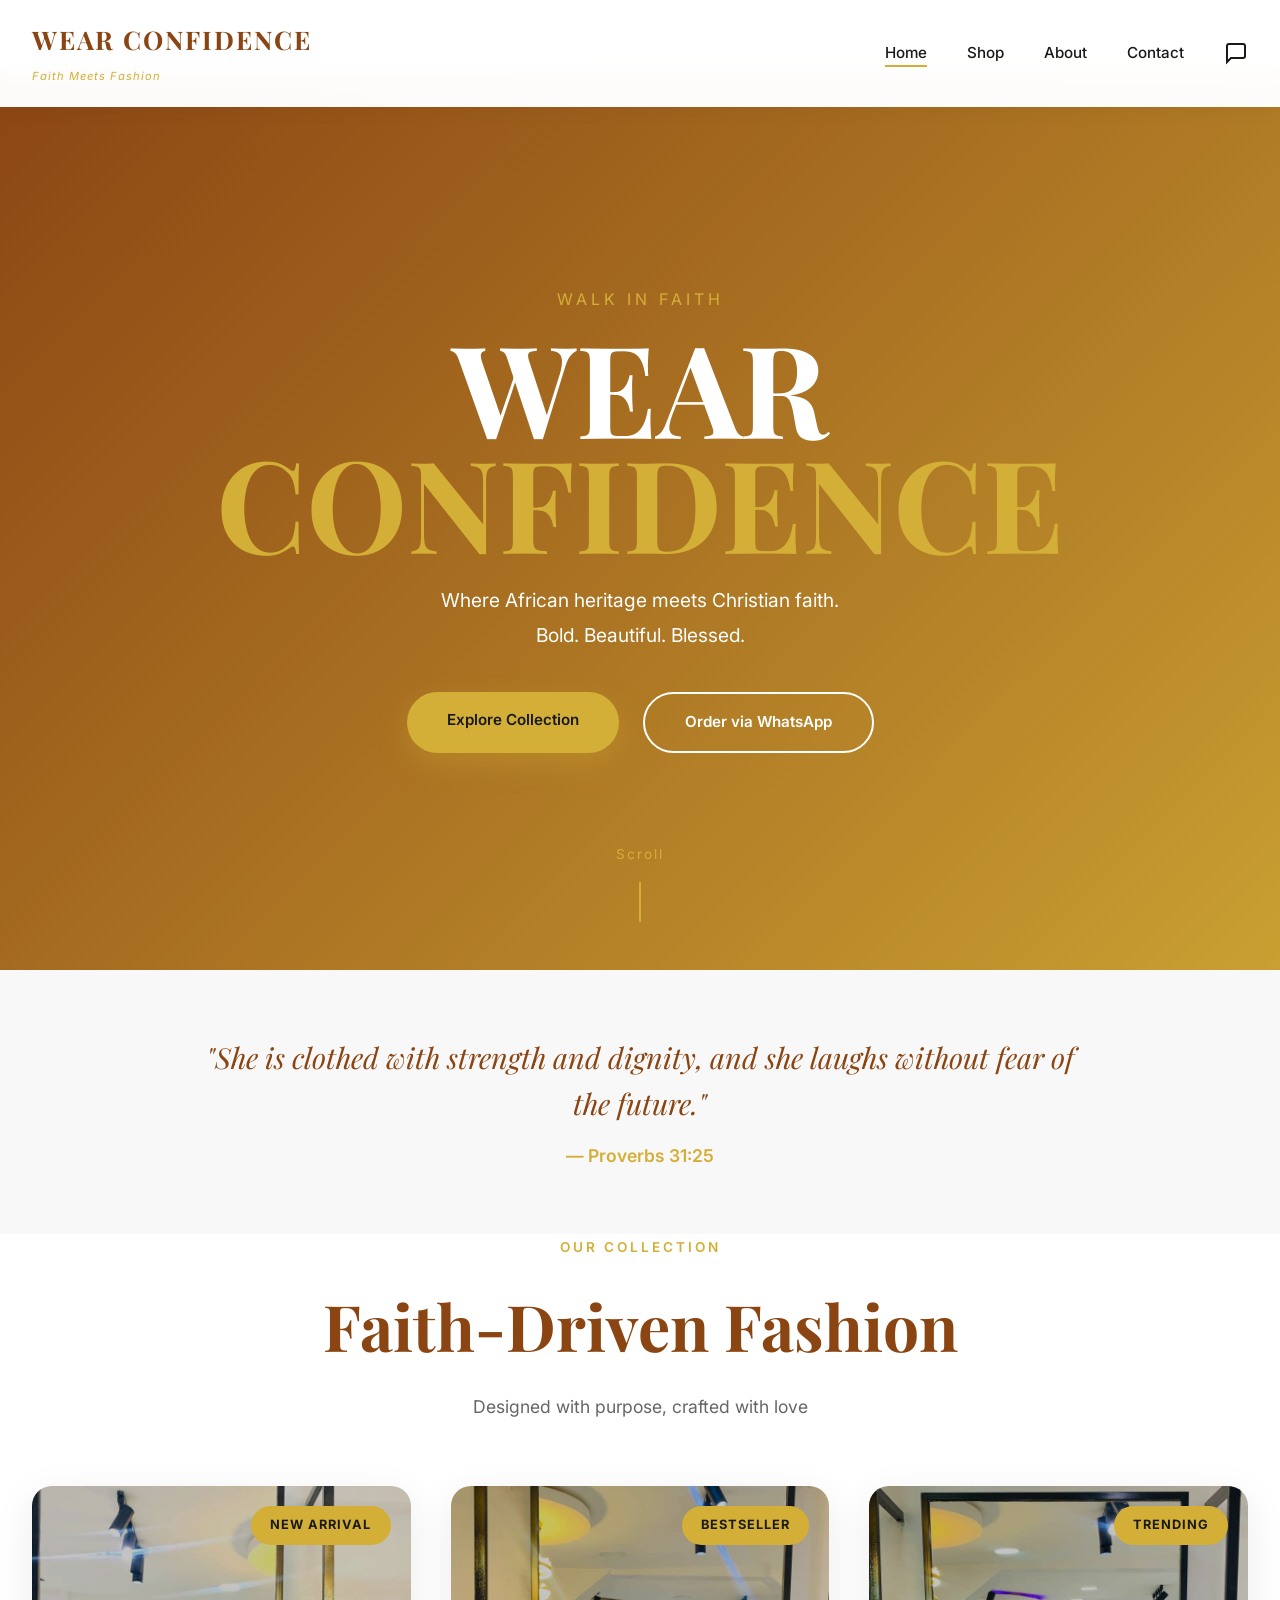
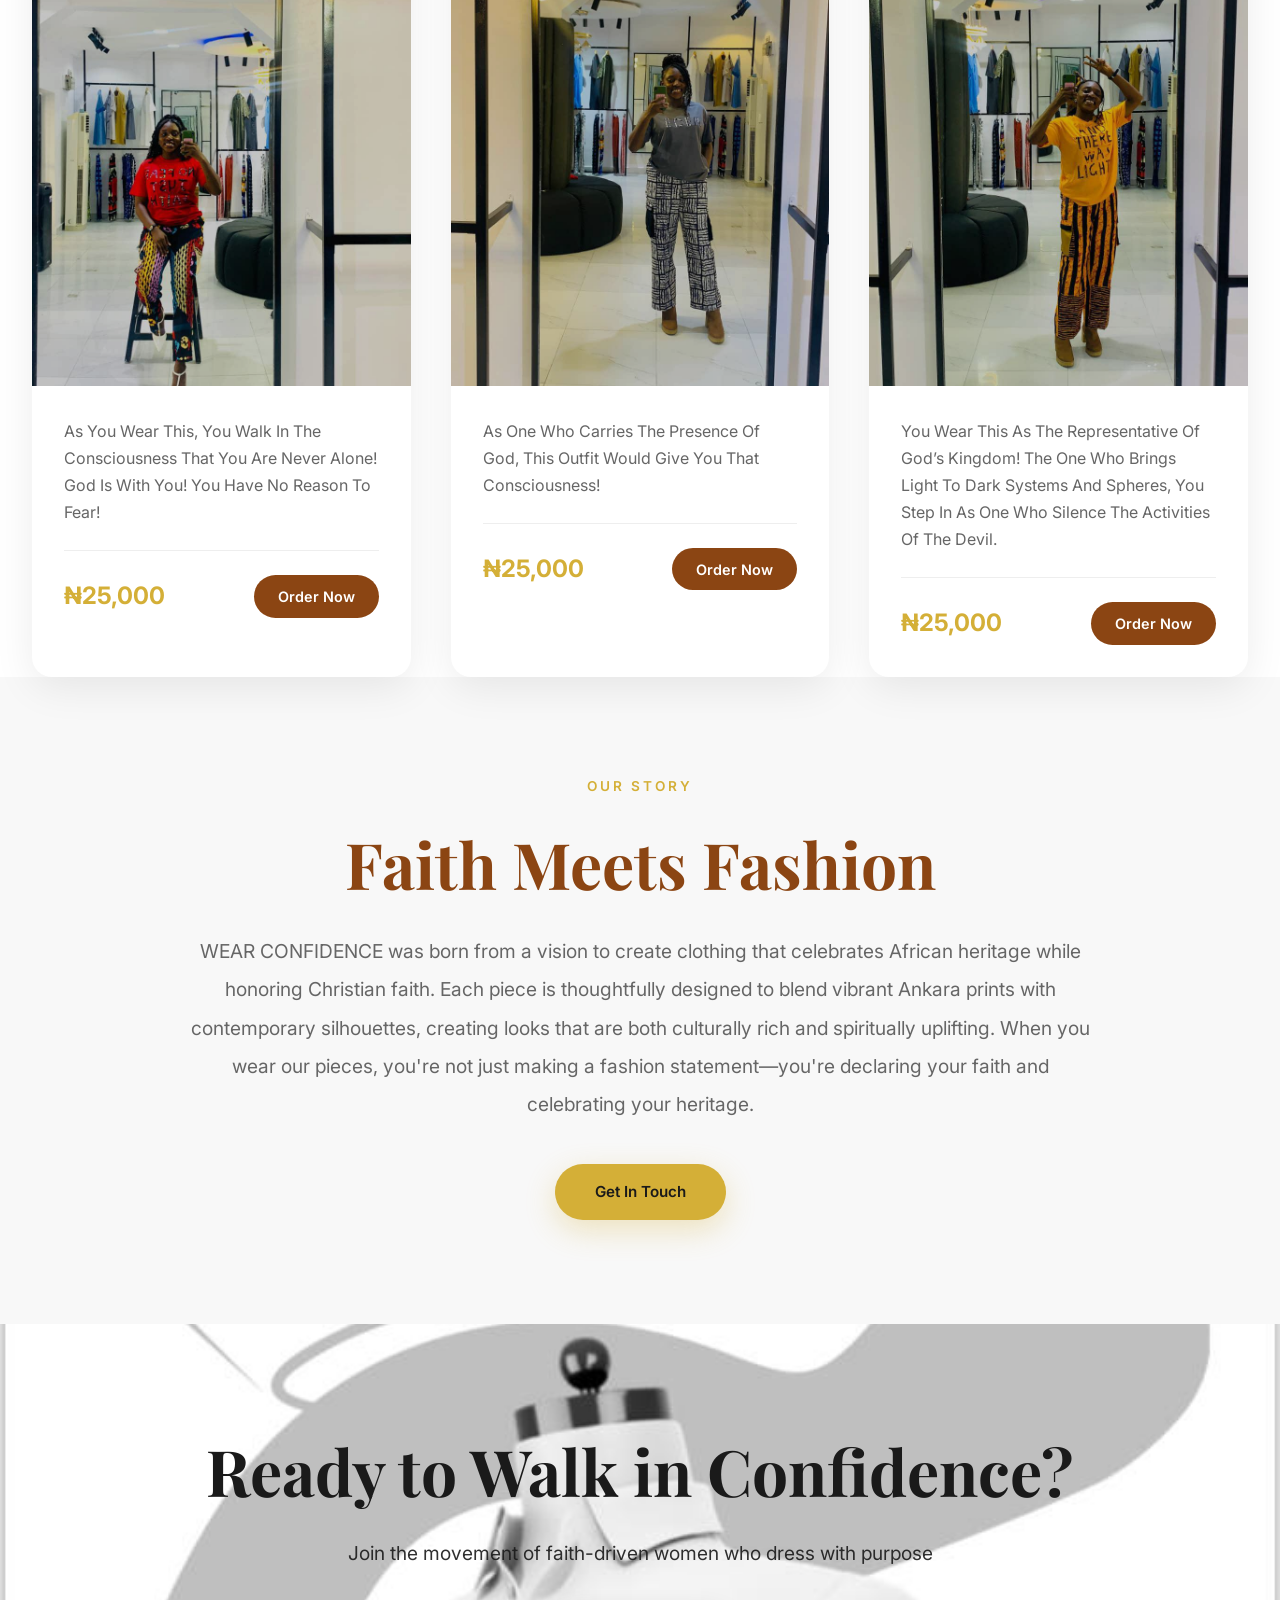
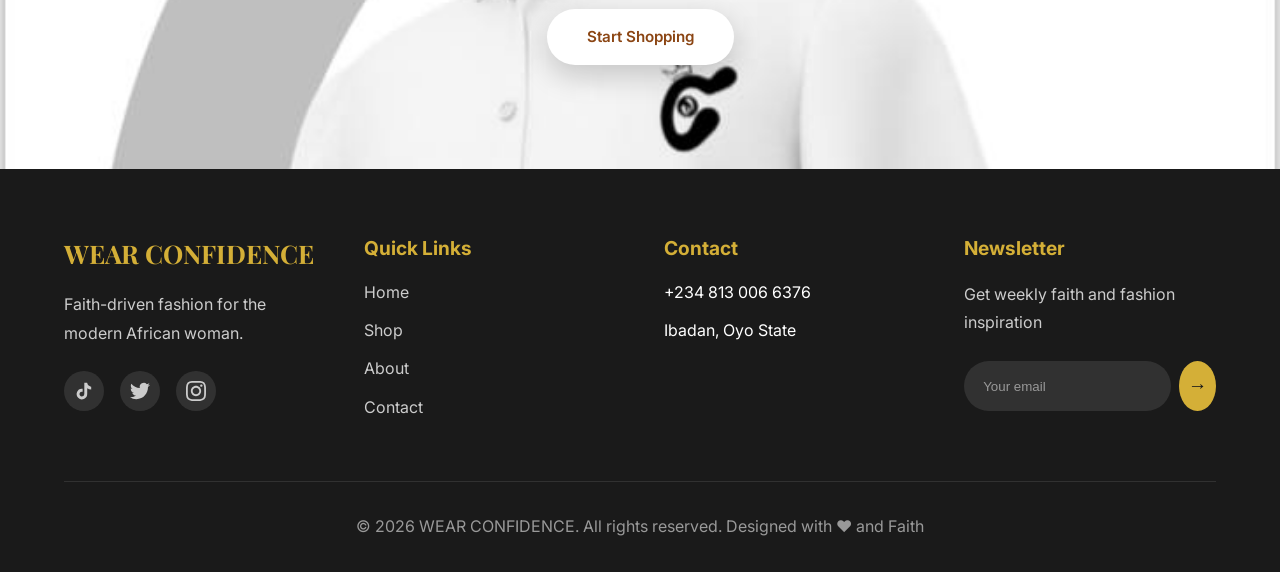
<file: index.html>
<!DOCTYPE html>
<html lang="en">
<head>
    <meta charset="UTF-8">
    <meta name="viewport" content="width=device-width, initial-scale=1.0">
    <meta name="description" content="WEAR CONFIDENCE - Modern Afro-urban faith-driven clothing brand">
    <title>WEAR CONFIDENCE | Faith Meets Fashion</title>
    <link rel="stylesheet" href="style.css">
</head>
<body>
    <!-- Navigation -->
    <nav class="navbar">
        <div class="nav-container">
            <div class="logo">
                <h1>WEAR CONFIDENCE</h1>
                <span>Faith Meets Fashion</span>
            </div>
            
            <input type="checkbox" id="nav-toggle">
            <label for="nav-toggle" class="nav-toggle-label">
                <span></span>
                <span></span>
                <span></span>
            </label>
            
            <ul class="nav-links">
                <li><a href="index.html" class="active">Home</a></li>
                <li><a href="shop.html">Shop</a></li>
                <li><a href="#about">About</a></li>
                <li><a href="contact.html">Contact</a></li>
                <li><a href="https://wa.me/2348130066376" target="_blank" class="cart-btn">
                    <svg width="24" height="24" viewBox="0 0 24 24" fill="none" stroke="currentColor" stroke-width="2">
                        <path d="M21 15a2 2 0 0 1-2 2H7l-4 4V5a2 2 0 0 1 2-2h14a2 2 0 0 1 2 2z"></path>
                    </svg>
                </a></li>
            </ul>
        </div>
    </nav>

    <!-- Hero Section -->
    <section class="hero">
        <div class="hero-bg"></div>
        <div class="hero-content">
            <div class="hero-text">
                <p class="hero-subtitle">Walk In Faith</p>
                <h1 class="hero-title">
                   WEAR<br>
                    <span>CONFIDENCE</span>
                </h1>
                <p class="hero-description">
                    Where African heritage meets Christian faith.<br>
                    Bold. Beautiful. Blessed.
                </p>
                <div class="hero-buttons">
                    <a href="shop.html" class="btn btn-primary">Explore Collection</a>
                    <a href="https://wa.me/2348130066376?text=Hello,%20I'm%20interested%20in%20WEAR%20CONFIDENCE%20collection" target="_blank" class="btn btn-secondary">Order via WhatsApp</a>
                </div>
            </div>
        </div>
        <div class="hero-scroll">
            <span>Scroll</span>
            <div class="scroll-line"></div>
        </div>
    </section>

    <!-- Scripture -->
    <section class="scripture">
        <div class="container">
            <p class="scripture-text">"She is clothed with strength and dignity, and she laughs without fear of the future."</p>
            <span class="scripture-ref">— Proverbs 31:25</span>
        </div>
    </section>

    <!-- Featured Collection -->
    <section class="featured">
        <div class="container">
            <div class="section-header">
                <span class="section-tag">Our Collection</span>
                <h2 class="section-title">Faith-Driven Fashion</h2>
                <p class="section-desc">Designed with purpose, crafted with love</p>
            </div>

            <div class="collection-grid">
                <!-- Trousers Collection -->
                <div class="collection-card floating">
                    <div class="card-image">
                        <img src="./img-19.jpg" alt="">
                        <div class="card-overlay"></div>
                        <div class="card-badge">New Arrival</div>
                    </div>
                    <div class="card-content">
                        <!-- <h3>Ankara Trousers Set</h3> -->
                        <p>As You Wear This, You Walk In The Consciousness That You Are Never Alone! God Is With You!
You Have No Reason To Fear!</p>
                        <div class="card-footer">
                            <span class="price">₦25,000</span>
                            <a href="https://wa.me/2348130066376?text=Hi,%20I'm%20interested%20in%20the%20Ankara%20Trousers%20Set%20(₦25,000)" target="_blank" class="card-btn">Order Now</a>
                        </div>
                    </div>
                </div>

                

                <!-- Skirts Collection -->
                <div class="collection-card floating" style="animation-delay: 0.2s;">
                    <div class="card-image">
                        <img src="./img-20.jpg" alt="">
                        <div class="card-overlay"></div>
                        <div class="card-badge">Bestseller</div>
                    </div>
                    <div class="card-content">
                        <!-- <h3>Ankara Skirt Set</h3> -->
                        <p>As One Who Carries The Presence Of God, This Outfit Would Give You That Consciousness!</p>
                        <div class="card-footer">
                            <span class="price">₦25,000</span>
                            <a href="https://wa.me/2348130066376?text=Hi,%20I'm%20interested%20in%20the%20Ankara%20Skirt%20Set%20(₦22,000)" target="_blank" class="card-btn">Order Now</a>
                        </div>
                    </div>
                </div>

                <!-- Denim Collection -->
                <div class="collection-card floating" style="animation-delay: 0.4s;">
                    <div class="card-image">
                        <img src="./img-21.jpg" alt="">
                        <div class="card-overlay"></div>
                        <div class="card-badge">Trending</div>
                    </div>
                    <div class="card-content">
                        <!-- <h3>Denim Jackets</h3> -->
                        <p>You Wear This As The Representative Of God’s Kingdom!
The One Who Brings Light To Dark Systems And Spheres, You Step In As One Who Silence The Activities Of The Devil.</p>
                        <div class="card-footer">
                            <span class="price">₦25,000</span>
                            <a href="https://wa.me/2348130066376?text=Hi,%20I'm%20interested%20in%20the%20Denim%20Jacket%20(₦28,000)" target="_blank" class="card-btn">Order Now</a>
                        </div>
                    </div>
                </div>
            </div>
        </div>
    </section>

    <!-- About Section -->
    <section class="about" id="about">
        <div class="container">
            <div class="about-content-simple">
                <span class="section-tag">Our Story</span>
                <h2 class="section-title">Faith Meets Fashion</h2>
                <p class="about-text">
                    WEAR CONFIDENCE was born from a vision to create clothing that celebrates African heritage while honoring Christian faith. Each piece is thoughtfully designed to blend vibrant Ankara prints with contemporary silhouettes, creating looks that are both culturally rich and spiritually uplifting. When you wear our pieces, you're not just making a fashion statement—you're declaring your faith and celebrating your heritage.
                </p>
                <a href="https://wa.me/2348130066376?text=Hello,%20I'd%20like%20to%20know%20more%20about%20WEAR%20CONFIDENCE" target="_blank" class="btn btn-primary">Get In Touch</a>
            </div>
        </div>
    </section>

    <!-- CTA Section -->
    <section class="cta">
        <div class="container">
            <h2>Ready to Walk in Confidence?</h2>
            <p>Join the movement of faith-driven women who dress with purpose</p>
            <a href="shop.html" class="btn btn-light">Start Shopping</a>
        </div>
    </section>

    <!-- Footer -->
    <footer class="footer">
        <div class="container">
            <div class="footer-grid">
                <div class="footer-col">
                    <h3>WEAR CONFIDENCE</h3>
                    <p>Faith-driven fashion for the modern African woman.</p>
                    <div class="social-links">
                        <a href="https://www.tiktok.com/@wear.confidence?_r=1&_t=ZS-94dQF9qKWHs" target="_blank" title="TikTok">
                            <svg width="20" height="20" viewBox="0 0 24 24" fill="currentColor">
                                <path d="M19.59 6.69a4.83 4.83 0 0 1-3.77-4.25V2h-3.45v13.67a2.89 2.89 0 0 1-5.2 1.74 2.89 2.89 0 0 1 2.31-4.64 2.93 2.93 0 0 1 .88.13V9.4a6.84 6.84 0 0 0-1-.05A6.33 6.33 0 0 0 5 20.1a6.34 6.34 0 0 0 10.86-4.43v-7a8.16 8.16 0 0 0 4.77 1.52v-3.4a4.85 4.85 0 0 1-1-.1z"/>
                            </svg>
                        </a>
                        <a href="#" target="_blank" title="Twitter">
                            <svg width="20" height="20" viewBox="0 0 24 24" fill="currentColor">
                                <path d="M23.953 4.57a10 10 0 01-2.825.775 4.958 4.958 0 002.163-2.723c-.951.555-2.005.959-3.127 1.184a4.92 4.92 0 00-8.384 4.482C7.69 8.095 4.067 6.13 1.64 3.162a4.822 4.822 0 00-.666 2.475c0 1.71.87 3.213 2.188 4.096a4.904 4.904 0 01-2.228-.616v.06a4.923 4.923 0 003.946 4.827 4.996 4.996 0 01-2.212.085 4.936 4.936 0 004.604 3.417 9.867 9.867 0 01-6.102 2.105c-.39 0-.779-.023-1.17-.067a13.995 13.995 0 007.557 2.209c9.053 0 13.998-7.496 13.998-13.985 0-.21 0-.42-.015-.63A9.935 9.935 0 0024 4.59z"/>
                            </svg>
                        </a>
                        <a href="#" target="_blank" title="Instagram">
                            <svg width="20" height="20" viewBox="0 0 24 24" fill="currentColor">
                                <path d="M12 2.163c3.204 0 3.584.012 4.85.07 3.252.148 4.771 1.691 4.919 4.919.058 1.265.069 1.645.069 4.849 0 3.205-.012 3.584-.069 4.849-.149 3.225-1.664 4.771-4.919 4.919-1.266.058-1.644.07-4.85.07-3.204 0-3.584-.012-4.849-.07-3.26-.149-4.771-1.699-4.919-4.92-.058-1.265-.07-1.644-.07-4.849 0-3.204.013-3.583.07-4.849.149-3.227 1.664-4.771 4.919-4.919 1.266-.057 1.645-.069 4.849-.069zm0-2.163c-3.259 0-3.667.014-4.947.072-4.358.2-6.78 2.618-6.98 6.98-.059 1.281-.073 1.689-.073 4.948 0 3.259.014 3.668.072 4.948.2 4.358 2.618 6.78 6.98 6.98 1.281.058 1.689.072 4.948.072 3.259 0 3.668-.014 4.948-.072 4.354-.2 6.782-2.618 6.979-6.98.059-1.28.073-1.689.073-4.948 0-3.259-.014-3.667-.072-4.947-.196-4.354-2.617-6.78-6.979-6.98-1.281-.059-1.69-.073-4.949-.073zm0 5.838c-3.403 0-6.162 2.759-6.162 6.162s2.759 6.163 6.162 6.163 6.162-2.759 6.162-6.163c0-3.403-2.759-6.162-6.162-6.162zm0 10.162c-2.209 0-4-1.79-4-4 0-2.209 1.791-4 4-4s4 1.791 4 4c0 2.21-1.791 4-4 4zm6.406-11.845c-.796 0-1.441.645-1.441 1.44s.645 1.44 1.441 1.44c.795 0 1.439-.645 1.439-1.44s-.644-1.44-1.439-1.44z"/>
                            </svg>
                        </a>
                    </div>
                </div>

                <div class="footer-col">
                    <h4>Quick Links</h4>
                    <ul>
                        <li><a href="index.html">Home</a></li>
                        <li><a href="shop.html">Shop</a></li>
                        <li><a href="#about">About</a></li>
                        <li><a href="contact.html">Contact</a></li>
                    </ul>
                </div>

                <div class="footer-col">
                    <h4>Contact</h4>
                    <ul>
                        <!-- <li>hello@wearconfidence.com</li> -->
                        <li>+234 813 006 6376</li>
                        <li>Ibadan, Oyo State</li>
                    </ul>
                </div>

                <div class="footer-col">
                    <h4>Newsletter</h4>
                    <p>Get weekly faith and fashion inspiration</p>
                    <form class="newsletter" action="#" method="POST">
                        <input type="email" placeholder="Your email" required>
                        <button type="submit">→</button>
                    </form>
                </div>
            </div>

            <div class="footer-bottom">
                <p>&copy; 2026 WEAR CONFIDENCE. All rights reserved. Designed with ❤️ and Faith </p>
            </div>
        </div>
    </footer>
</body>
</html>
</file>
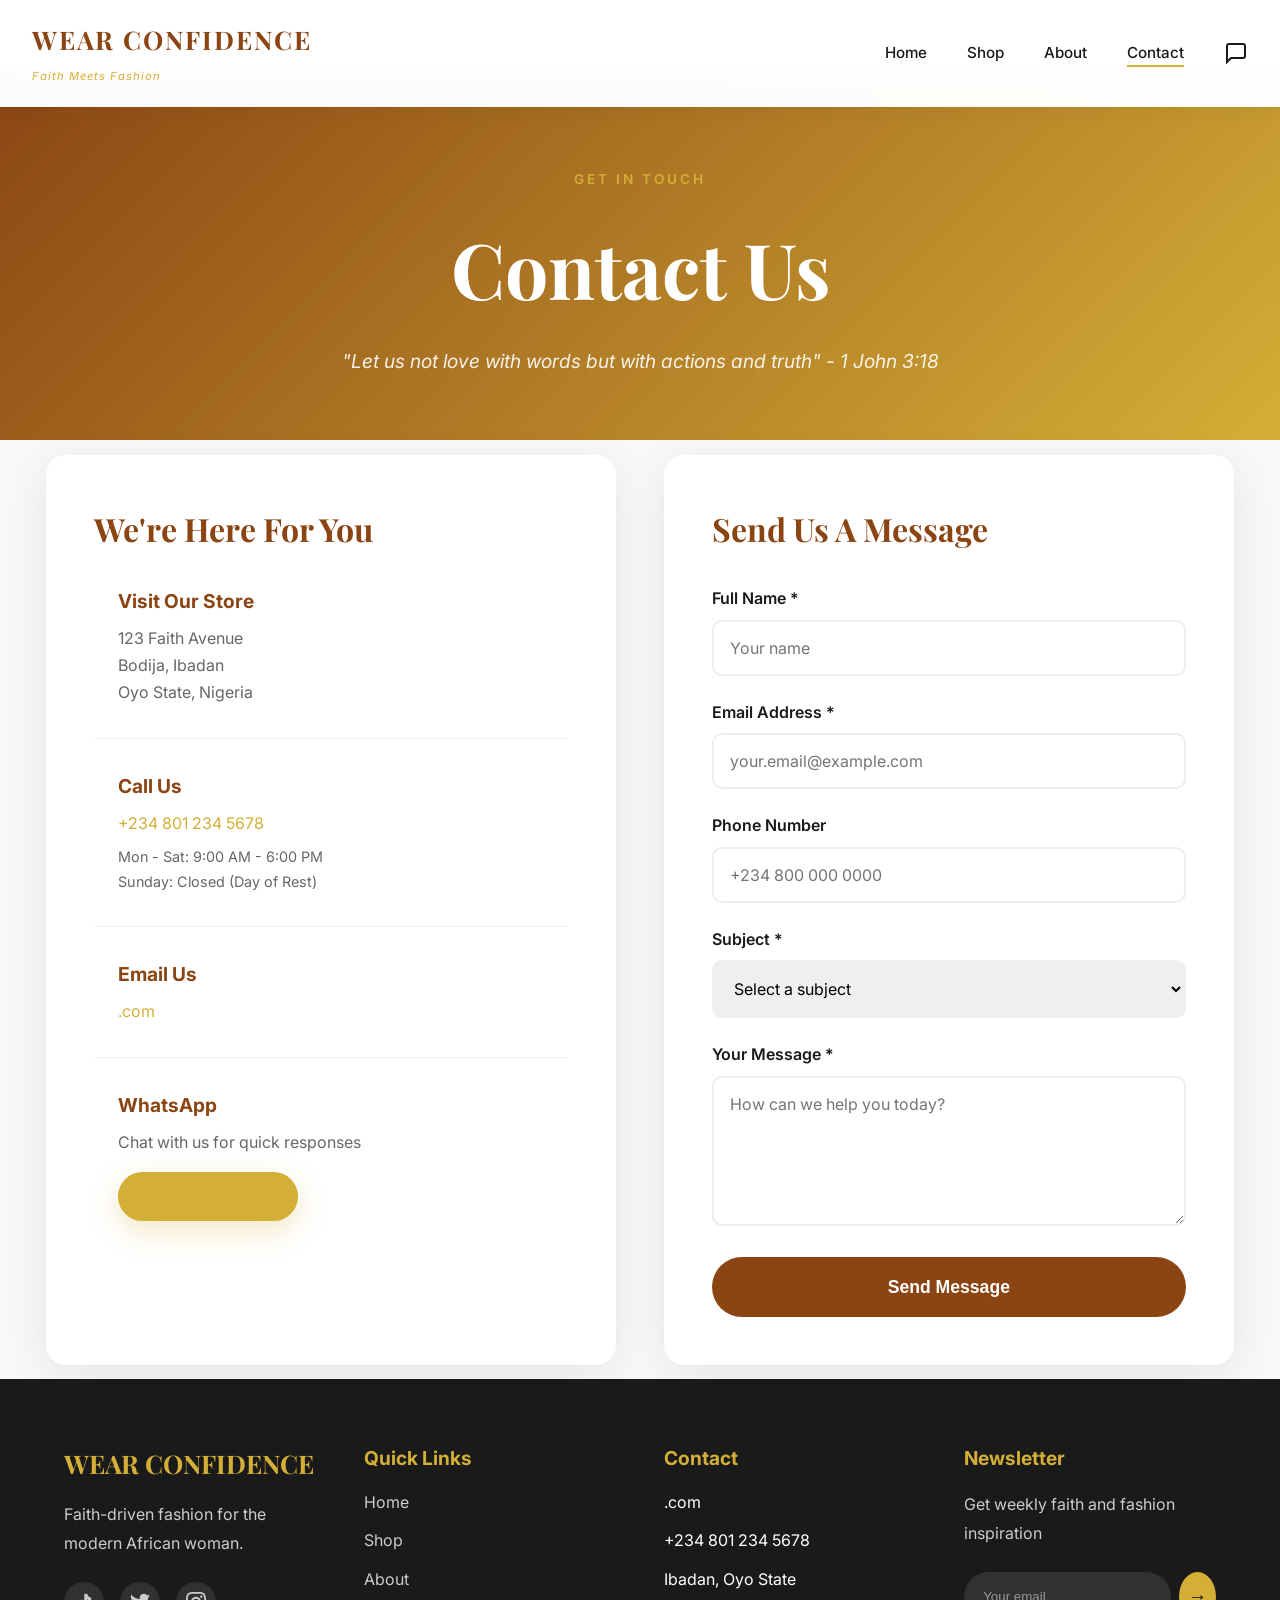
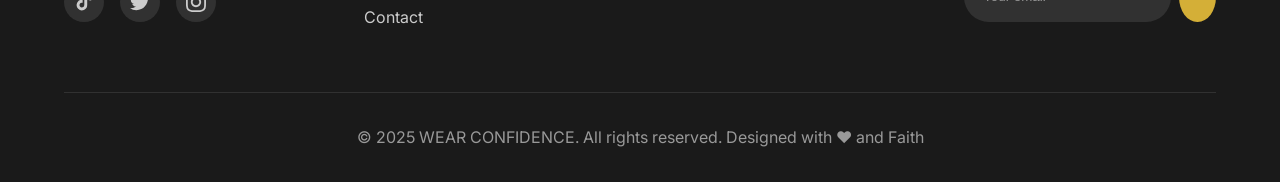
<file: contact.html>
<!DOCTYPE html>
<html lang="en">
<head>
    <meta charset="UTF-8">
    <meta name="viewport" content="width=device-width, initial-scale=1.0">
    <meta name="description" content="Contact WEAR CONFIDENCE - Get in touch with us">
    <title>Contact | WEAR CONFIDENCE</title>
    <link rel="stylesheet" href="style2.css">
</head>
<body>
    <!-- Navigation -->
    <nav class="navbar">
        <div class="nav-container">
            <div class="logo">
                <h1>WEAR CONFIDENCE</h1>
                <span>Faith Meets Fashion</span>
            </div>
            
            <input type="checkbox" id="nav-toggle">
            <label for="nav-toggle" class="nav-toggle-label">
                <span></span>
                <span></span>
                <span></span>
            </label>
            
            <ul class="nav-links">
                <li><a href="index.html">Home</a></li>
                <li><a href="shop.html">Shop</a></li>
                <li><a href="index.html#about">About</a></li>
                <li><a href="contact.html" class="active">Contact</a></li>
                <li><a href="https://wa.me/2348012345678" target="_blank" class="cart-btn">
                    <svg width="24" height="24" viewBox="0 0 24 24" fill="none" stroke="currentColor" stroke-width="2">
                        <path d="M21 15a2 2 0 0 1-2 2H7l-4 4V5a2 2 0 0 1 2-2h14a2 2 0 0 1 2 2z"></path>
                    </svg>
                </a></li>
            </ul>
        </div>
    </nav>

    <!-- Contact Hero -->
    <section class="contact-hero">
        <div class="container">
            <span class="section-tag">Get In Touch</span>
            <h1 class="page-title">Contact Us</h1>
            <p class="page-subtitle">"Let us not love with words but with actions and truth" - 1 John 3:18</p>
        </div>
    </section>

    <!-- Contact Section -->
    <section class="contact-section">
        <div class="container">
            <div class="contact-grid">
                <!-- Contact Information -->
                <div class="contact-info-box">
                    <h2 style="font-family: var(--font-heading); font-size: 2rem; color: var(--primary); margin-bottom: 2rem;">We're Here For You</h2>
                    
                    <div class="contact-item">
                        <div class="contact-icon"></div>
                        <div class="contact-details">
                            <h4>Visit Our Store</h4>
                            <p>123 Faith Avenue<br>
                            Bodija, Ibadan<br>
                            Oyo State, Nigeria</p>
                        </div>
                    </div>

                    <div class="contact-item">
                        <div class="contact-icon"></div>
                        <div class="contact-details">
                            <h4>Call Us</h4>
                            <p><a href="tel:+2348012345678">+234 801 234 5678</a></p>
                            <p style="margin-top: 0.5rem; font-size: 0.9rem;">
                                Mon - Sat: 9:00 AM - 6:00 PM<br>
                                Sunday: Closed (Day of Rest)
                            </p>
                        </div>
                    </div>

                    <div class="contact-item">
                        <div class="contact-icon"></div>
                        <div class="contact-details">
                            <h4>Email Us</h4>
                            <p><a href="mailto:hello@wearconfidence">.com</a></p>
                        </div>
                    </div>

                    <div class="contact-item">
                        <div class="contact-icon"></div>
                        <div class="contact-details">
                            <h4>WhatsApp</h4>
                            <p>Chat with us for quick responses</p>
                            <a href="https://wa.me/2348012345678?text=Hello,%20I%20have%20a%20question%20about%20WEAR%20CONFIDENCE" target="_blank" class="btn btn-primary" style="display: inline-block; margin-top: 1rem; padding: 0.8rem 1.5rem; font-size: 0.9rem;">Chat on WhatsApp</a>
                        </div>
                    </div>
                </div>

                <!-- Contact Form -->
                <div class="contact-form-box">
                    <h2>Send Us A Message</h2>
                    <form action="https://formspree.io/f/YOUR_FORM_ID" method="POST">
                        <div class="form-group">
                            <label for="name">Full Name *</label>
                            <input type="text" id="name" name="name" required placeholder="Your name">
                        </div>

                        <div class="form-group">
                            <label for="email">Email Address *</label>
                            <input type="email" id="email" name="email" required placeholder="your.email@example.com">
                        </div>

                        <div class="form-group">
                            <label for="phone">Phone Number</label>
                            <input type="tel" id="phone" name="phone" placeholder="+234 800 000 0000">
                        </div>

                        <div class="form-group">
                            <label for="subject">Subject *</label>
                            <select id="subject" name="subject" required>
                                <option value="">Select a subject</option>
                                <option value="general">General Inquiry</option>
                                <option value="order">Order Question</option>
                                <option value="sizing">Sizing Help</option>
                                <option value="custom">Custom Order</option>
                                <option value="feedback">Feedback</option>
                                <option value="other">Other</option>
                            </select>
                        </div>

                        <div class="form-group">
                            <label for="message">Your Message *</label>
                            <textarea id="message" name="message" required placeholder="How can we help you today?"></textarea>
                        </div>

                        <button type="submit" class="submit-btn">Send Message</button>
                    </form>
                </div>
            </div>
        </div>
    </section>

    <!-- Footer -->
    <footer class="footer">
        <div class="container">
            <div class="footer-grid">
                <div class="footer-col">
                    <h3>WEAR CONFIDENCE</h3>
                    <p>Faith-driven fashion for the modern African woman.</p>
                    <div class="social-links">
                        <a href="https://www.tiktok.com/@wear.confidence?_r=1&_t=ZS-94dQF9qKWHs" target="_blank" title="TikTok">
                            <svg width="20" height="20" viewBox="0 0 24 24" fill="currentColor">
                                <path d="M19.59 6.69a4.83 4.83 0 0 1-3.77-4.25V2h-3.45v13.67a2.89 2.89 0 0 1-5.2 1.74 2.89 2.89 0 0 1 2.31-4.64 2.93 2.93 0 0 1 .88.13V9.4a6.84 6.84 0 0 0-1-.05A6.33 6.33 0 0 0 5 20.1a6.34 6.34 0 0 0 10.86-4.43v-7a8.16 8.16 0 0 0 4.77 1.52v-3.4a4.85 4.85 0 0 1-1-.1z"/>
                            </svg>
                        </a>
                        <a href="#" target="_blank" title="Twitter">
                            <svg width="20" height="20" viewBox="0 0 24 24" fill="currentColor">
                                <path d="M23.953 4.57a10 10 0 01-2.825.775 4.958 4.958 0 002.163-2.723c-.951.555-2.005.959-3.127 1.184a4.92 4.92 0 00-8.384 4.482C7.69 8.095 4.067 6.13 1.64 3.162a4.822 4.822 0 00-.666 2.475c0 1.71.87 3.213 2.188 4.096a4.904 4.904 0 01-2.228-.616v.06a4.923 4.923 0 003.946 4.827 4.996 4.996 0 01-2.212.085 4.936 4.936 0 004.604 3.417 9.867 9.867 0 01-6.102 2.105c-.39 0-.779-.023-1.17-.067a13.995 13.995 0 007.557 2.209c9.053 0 13.998-7.496 13.998-13.985 0-.21 0-.42-.015-.63A9.935 9.935 0 0024 4.59z"/>
                            </svg>
                        </a>
                        <a href="#" target="_blank" title="Instagram">
                            <svg width="20" height="20" viewBox="0 0 24 24" fill="currentColor">
                                <path d="M12 2.163c3.204 0 3.584.012 4.85.07 3.252.148 4.771 1.691 4.919 4.919.058 1.265.069 1.645.069 4.849 0 3.205-.012 3.584-.069 4.849-.149 3.225-1.664 4.771-4.919 4.919-1.266.058-1.644.07-4.85.07-3.204 0-3.584-.012-4.849-.07-3.26-.149-4.771-1.699-4.919-4.92-.058-1.265-.07-1.644-.07-4.849 0-3.204.013-3.583.07-4.849.149-3.227 1.664-4.771 4.919-4.919 1.266-.057 1.645-.069 4.849-.069zm0-2.163c-3.259 0-3.667.014-4.947.072-4.358.2-6.78 2.618-6.98 6.98-.059 1.281-.073 1.689-.073 4.948 0 3.259.014 3.668.072 4.948.2 4.358 2.618 6.78 6.98 6.98 1.281.058 1.689.072 4.948.072 3.259 0 3.668-.014 4.948-.072 4.354-.2 6.782-2.618 6.979-6.98.059-1.28.073-1.689.073-4.948 0-3.259-.014-3.667-.072-4.947-.196-4.354-2.617-6.78-6.979-6.98-1.281-.059-1.69-.073-4.949-.073zm0 5.838c-3.403 0-6.162 2.759-6.162 6.162s2.759 6.163 6.162 6.163 6.162-2.759 6.162-6.163c0-3.403-2.759-6.162-6.162-6.162zm0 10.162c-2.209 0-4-1.79-4-4 0-2.209 1.791-4 4-4s4 1.791 4 4c0 2.21-1.791 4-4 4zm6.406-11.845c-.796 0-1.441.645-1.441 1.44s.645 1.44 1.441 1.44c.795 0 1.439-.645 1.439-1.44s-.644-1.44-1.439-1.44z"/>
                            </svg>
                        </a>
                    </div>
                </div>

                <div class="footer-col">
                    <h4>Quick Links</h4>
                    <ul>
                        <li><a href="index.html">Home</a></li>
                        <li><a href="shop.html">Shop</a></li>
                        <li><a href="index.html#about">About</a></li>
                        <li><a href="contact.html">Contact</a></li>
                    </ul>
                </div>

                <div class="footer-col">
                    <h4>Contact</h4>
                    <ul>
                        <li>.com</li>
                        <li>+234 801 234 5678</li>
                        <li>Ibadan, Oyo State</li>
                    </ul>
                </div>

                <div class="footer-col">
                    <h4>Newsletter</h4>
                    <p>Get weekly faith and fashion inspiration</p>
                    <form class="newsletter" action="#" method="POST">
                        <input type="email" placeholder="Your email" required>
                        <button type="submit">→</button>
                    </form>
                </div>
            </div>

            <div class="footer-bottom">
                <p>&copy; 2025 WEAR CONFIDENCE. All rights reserved. Designed with ❤️ and Faith</p>
            </div>
        </div>
    </footer>
</body>
</html>
</file>
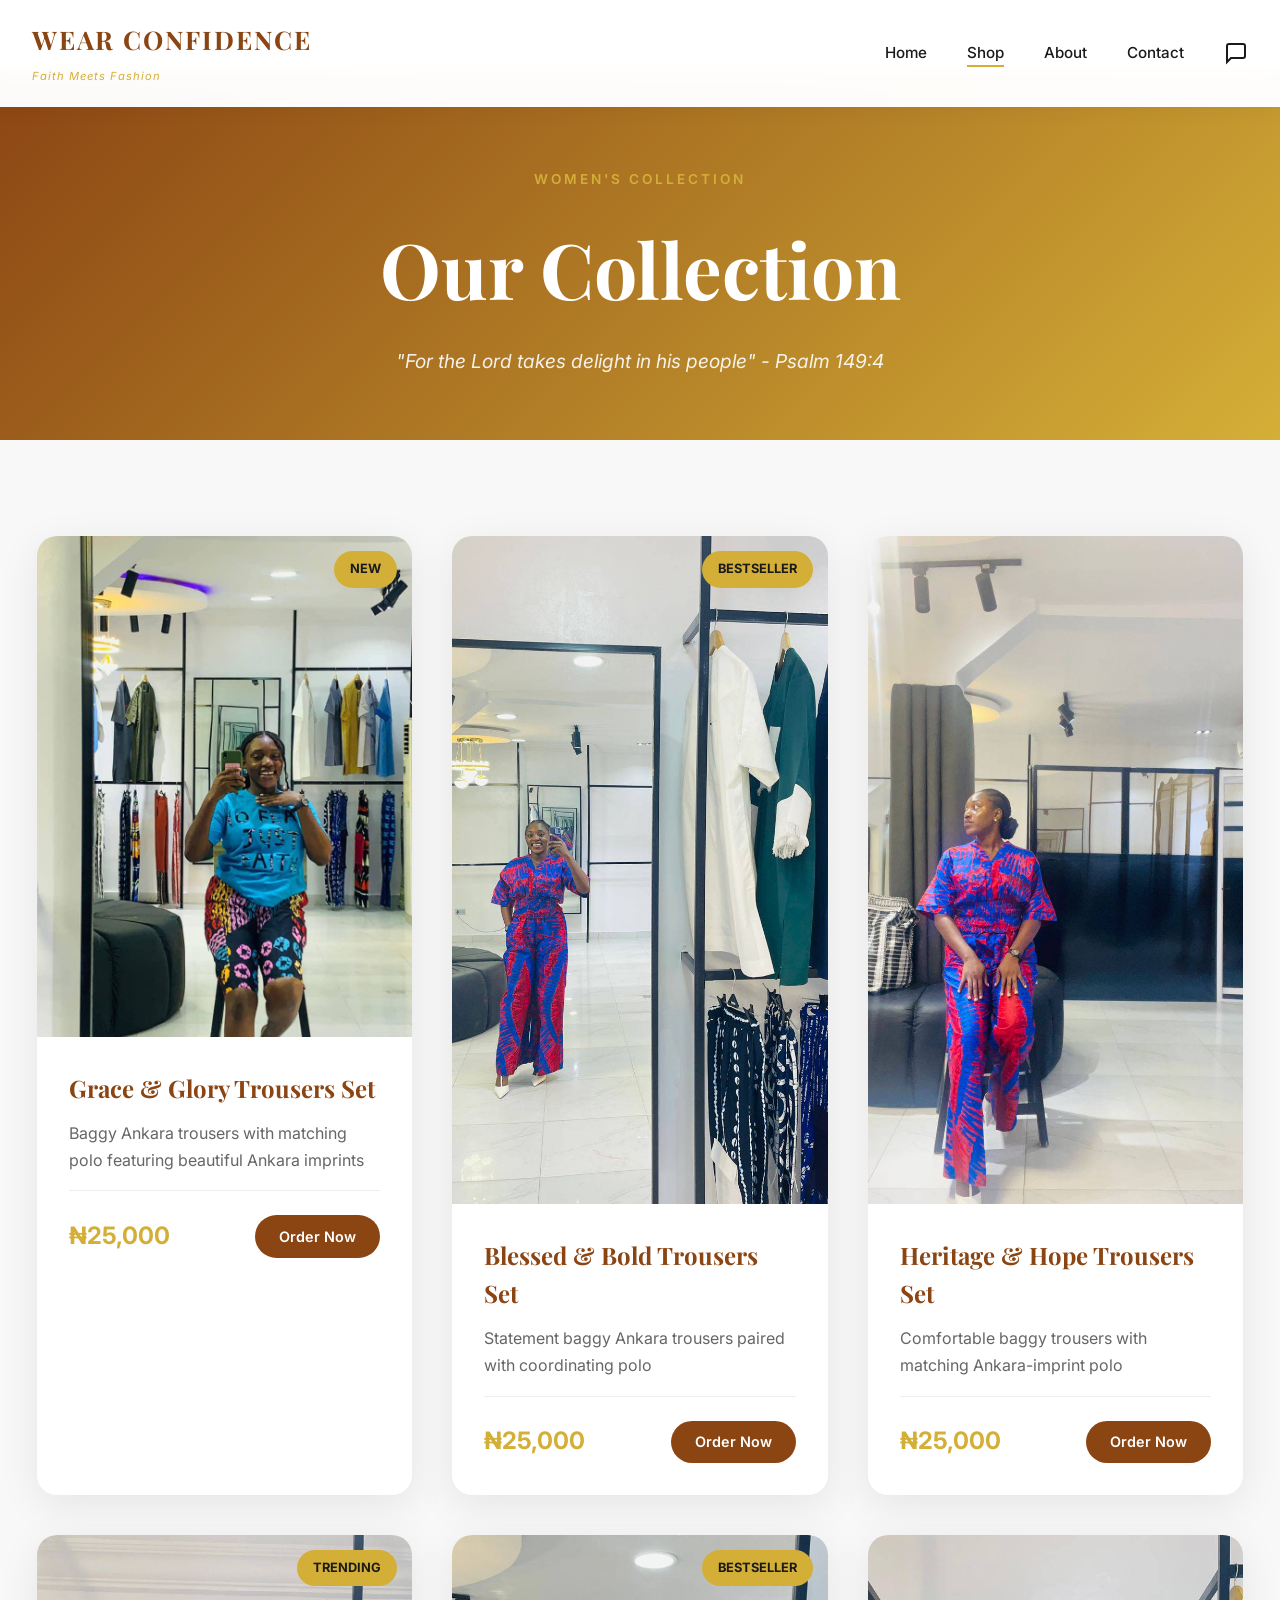
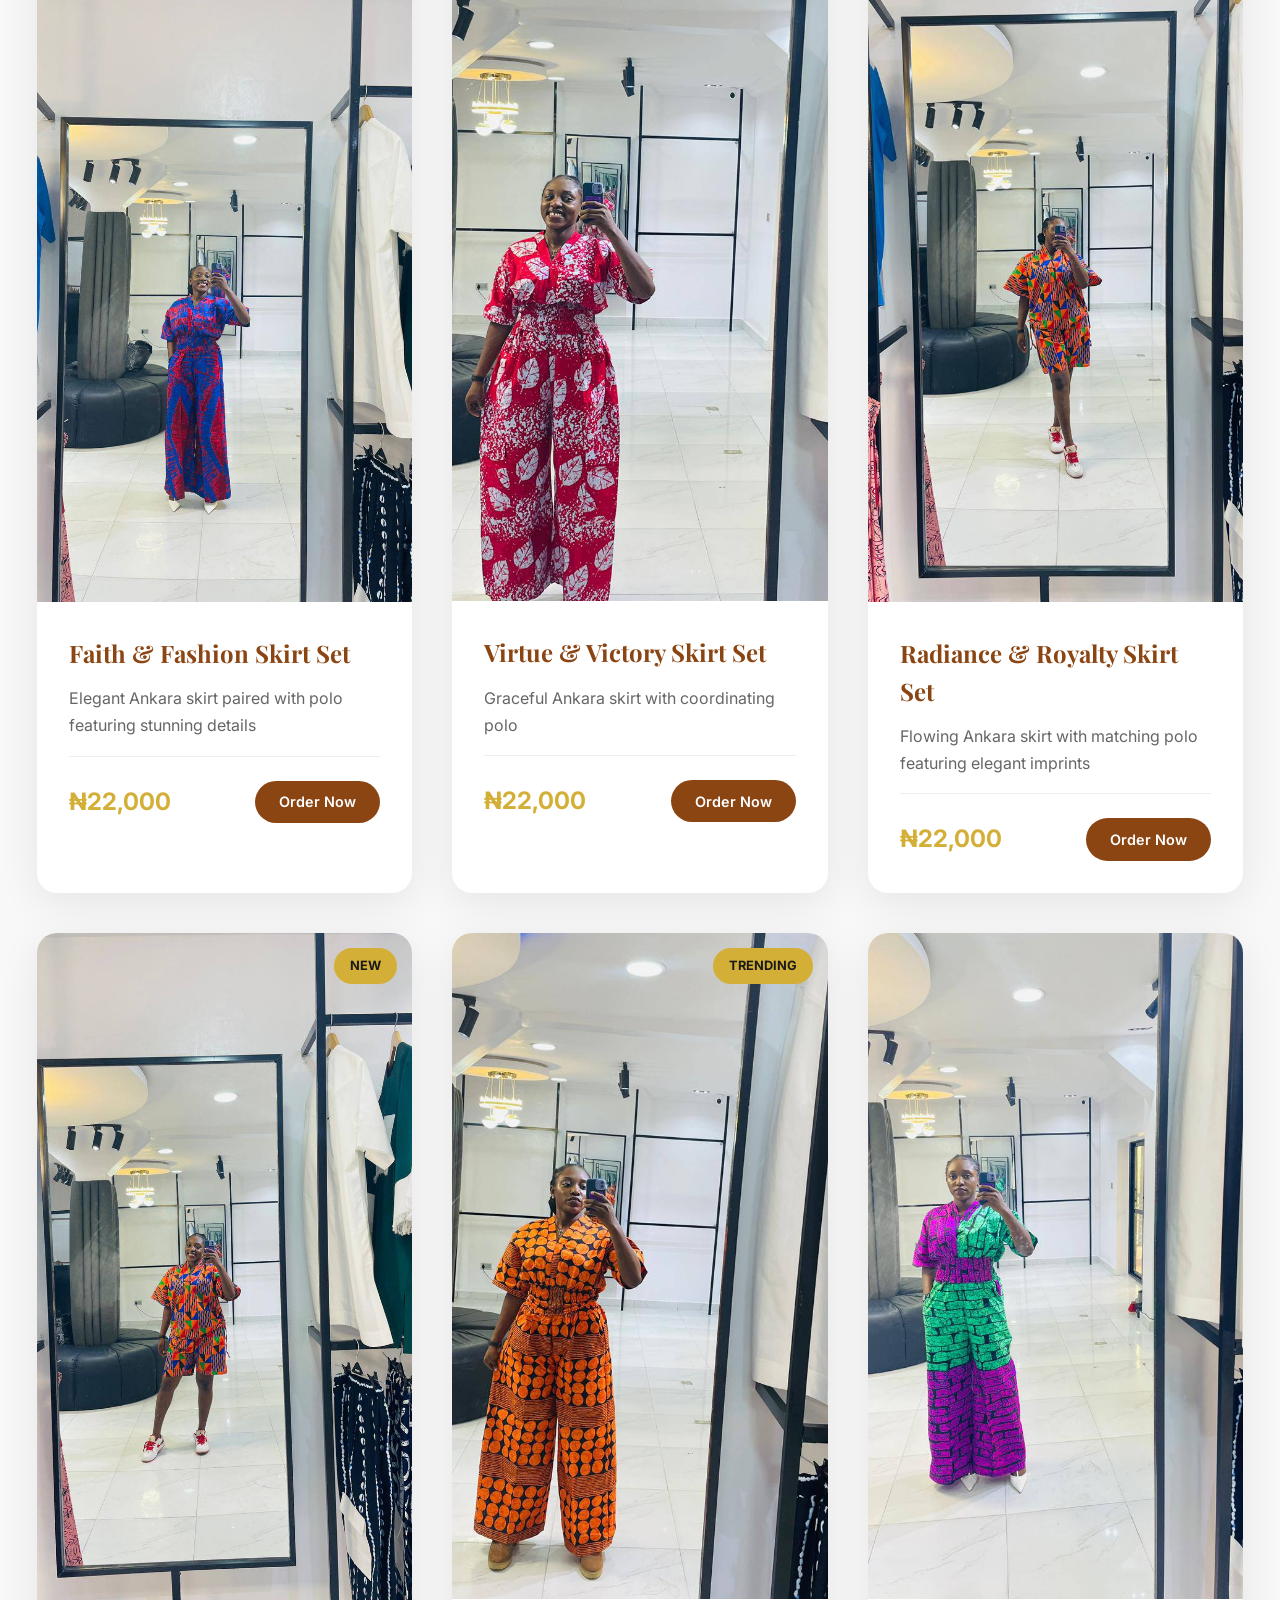
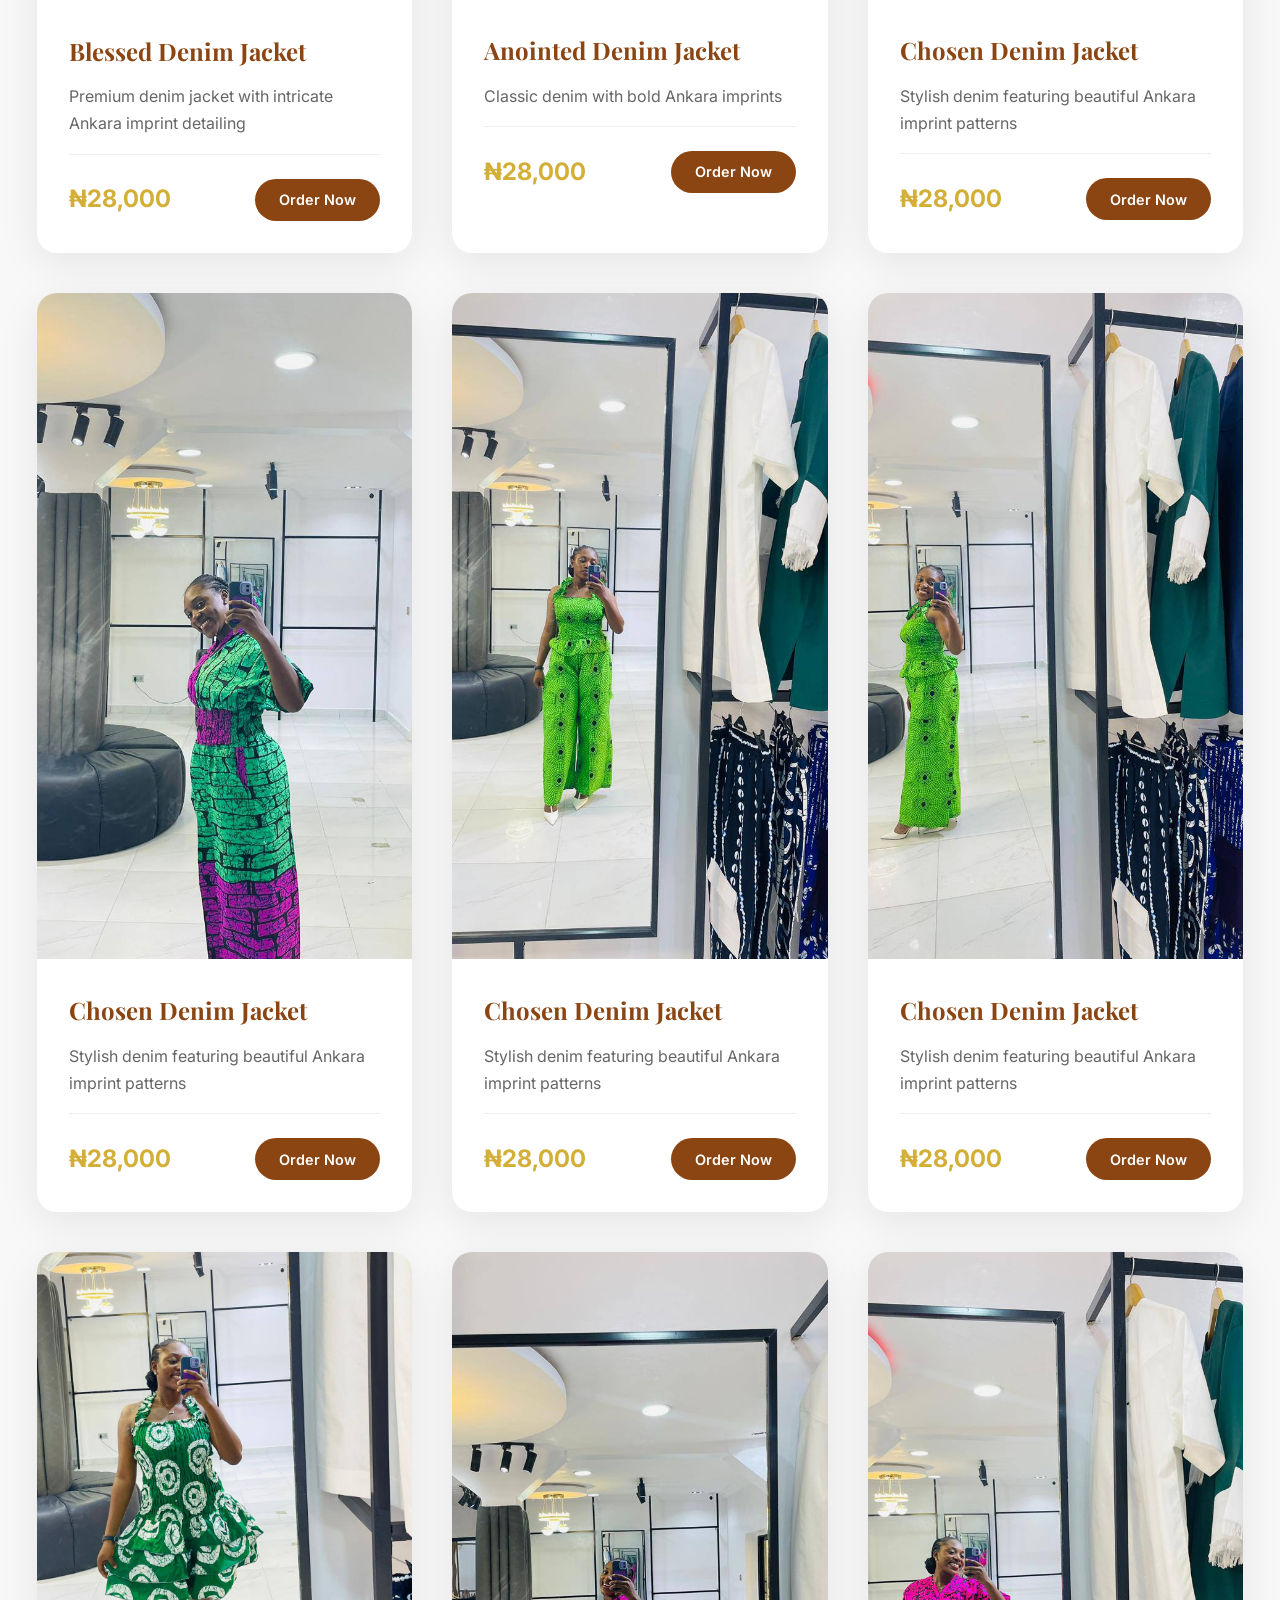
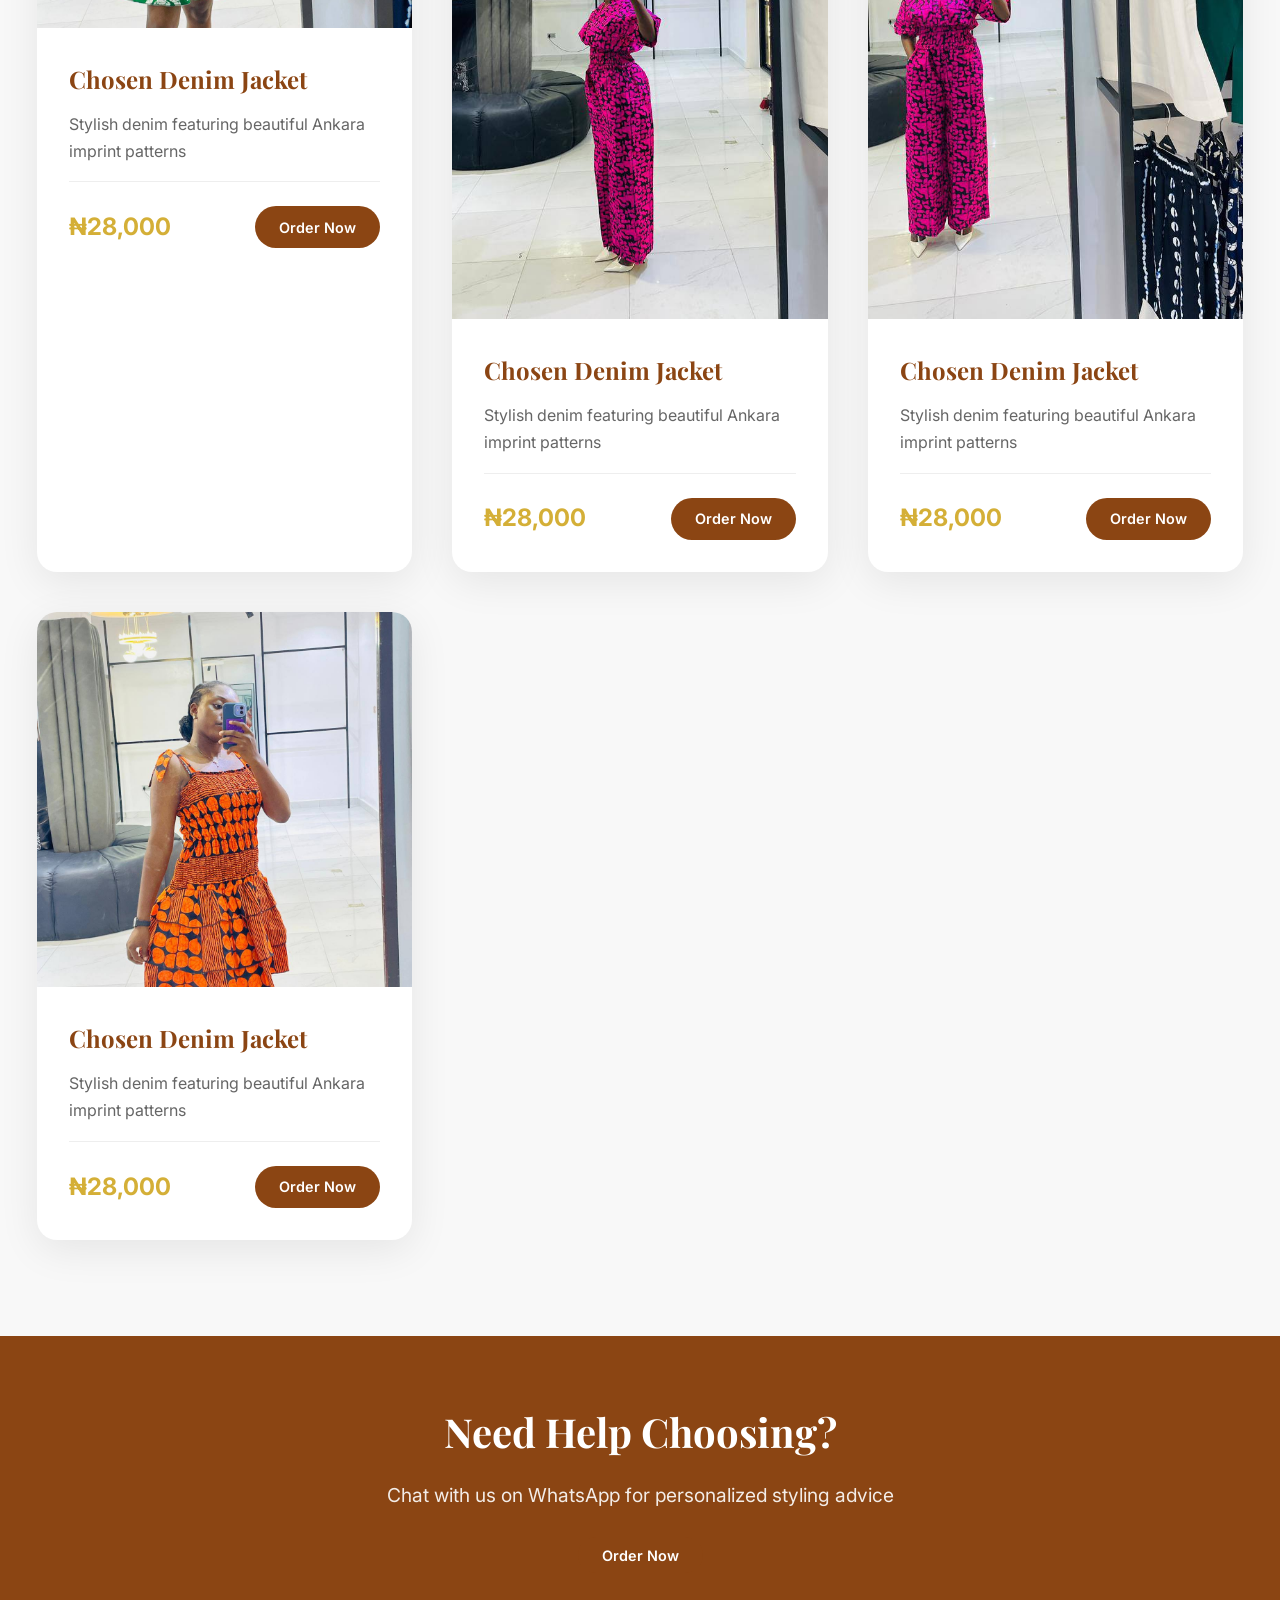
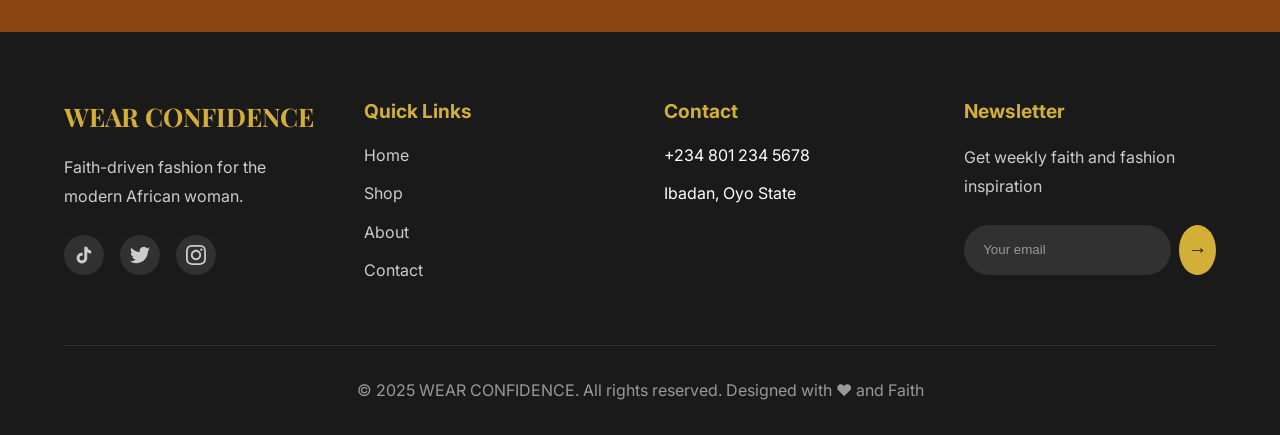
<file: shop.html>
<!DOCTYPE html>
<html lang="en">
<head>
    <meta charset="UTF-8">
    <meta name="viewport" content="width=device-width, initial-scale=1.0">
    <meta name="description" content="Shop WEAR CONFIDENCE - Faith-driven Afro-urban fashion">
    <title>Shop | WEAR CONFIDENCE</title>
    <link rel="stylesheet" href="style2.css">
</head>
<body>
    <!-- Navigation -->
    <nav class="navbar">
        <div class="nav-container">
            <div class="logo">
                <h1>WEAR CONFIDENCE</h1>
                <span>Faith Meets Fashion</span>
            </div>
            
            <input type="checkbox" id="nav-toggle">
            <label for="nav-toggle" class="nav-toggle-label">
                <span></span>
                <span></span>
                <span></span>
            </label>
            
            <ul class="nav-links">
                <li><a href="index.html">Home</a></li>
                <li><a href="shop.html" class="active">Shop</a></li>
                <li><a href="index.html#about">About</a></li>
                <li><a href="contact.html">Contact</a></li>
                <li><a href="https://wa.me/2348130066376" target="_blank" class="cart-btn">
                    <svg width="24" height="24" viewBox="0 0 24 24" fill="none" stroke="currentColor" stroke-width="2">
                        <path d="M21 15a2 2 0 0 1-2 2H7l-4 4V5a2 2 0 0 1 2-2h14a2 2 0 0 1 2 2z"></path>
                    </svg>
                </a></li>
            </ul>
        </div>
    </nav>

    <!-- Shop Header -->
    <section class="shop-hero">
        <div class="container">
            <span class="section-tag">Women's Collection</span>
            <h1 class="page-title">Our Collection</h1>
            <p class="page-subtitle">"For the Lord takes delight in his people" - Psalm 149:4</p>
        </div>
    </section>

    <!-- Shop Content -->
    <section class="shop-section">
        <div class="container">
            <div class="products-grid">
                <!-- Product 1 -->
                <div class="product-card floating">
                    <div class="product-image" >
                        <img src="./img-18.jpg" alt="">
                        <div class="product-badge">New</div>
                    </div>
                    <div class="product-info">
                        <h3>Grace & Glory Trousers Set</h3>
                        <p>Baggy Ankara trousers with matching polo featuring beautiful Ankara imprints</p>
                        <!-- <ul class="product-details">
                            <li>Sizes: S, M, L, XL</li>
                            <li>Premium Ankara Cotton</li>
                        </ul> -->
                        <div class="product-footer">
                            <span class="price">₦25,000</span>
                            <a href="https://wa.me/2348130066376?text=Hi,%20I%20want%20to%20order%20Grace%20%26%20Glory%20Trousers%20Set%20(₦25,000)" target="_blank" class="btn-order">Order Now</a>
                        </div>
                    </div>
                </div>

                <!-- Product 2 -->
                <div class="product-card floating" style="animation-delay: 0.1s;">
                    <div class="product-image">
                        <img src="./img-2.jpg" alt="">
                        <div class="product-badge">Bestseller</div>
                    </div>
                    <div class="product-info">
                        <h3>Blessed & Bold Trousers Set</h3>
                        <p>Statement baggy Ankara trousers paired with coordinating polo</p>
                        <!-- <ul class="product-details">
                            <li>Sizes: S, M, L, XL</li>
                            <li>Premium Ankara Cotton</li>
                        </ul> -->
                        <div class="product-footer">
                            <span class="price">₦25,000</span>
                            <a href="https://wa.me/2348130066376?text=Hi,%20I%20want%20to%20order%20Blessed%20%26%20Bold%20Trousers%20Set%20(₦25,000)" target="_blank" class="btn-order">Order Now</a>
                        </div>
                    </div>
                </div>

                <!-- Product 3 -->
                <div class="product-card floating" style="animation-delay: 0.2s;">
                    <div class="product-image">
                        <img src="./img-3.jpg" alt="">
                    </div>
                    <div class="product-info">
                        <h3>Heritage & Hope Trousers Set</h3>
                        <p>Comfortable baggy trousers with matching Ankara-imprint polo</p>
                        <!-- <ul class="product-details">
                            <li>Sizes: S, M, L, XL</li>
                            <li>Premium Ankara Cotton</li>
                        </ul> -->
                        <div class="product-footer">
                            <span class="price">₦25,000</span>
                            <a href="https://wa.me/2348130066376?text=Hi,%20I%20want%20to%20order%20Heritage%20%26%20Hope%20Trousers%20Set%20(₦25,000)" target="_blank" class="btn-order">Order Now</a>
                        </div>
                    </div>
                </div>

                <!-- Product 4 -->
                <div class="product-card floating" style="animation-delay: 0.3s;">
                    <div class="product-image">
                        <img src="./img-4.jpg" alt="">
                        <div class="product-badge">Trending</div>
                    </div>
                    <div class="product-info">
                        <h3>Faith & Fashion Skirt Set</h3>
                        <p>Elegant Ankara skirt paired with polo featuring stunning details</p>
                        <!-- <ul class="product-details">
                            <li>Sizes: S, M, L, XL</li>
                            <li>Premium Ankara Cotton</li>
                        </ul> -->
                        <div class="product-footer">
                            <span class="price">₦22,000</span>
                            <a href="https://wa.me/2348130066376?text=Hi,%20I%20want%20to%20order%20Faith%20%26%20Fashion%20Skirt%20Set%20(₦22,000)" target="_blank" class="btn-order">Order Now</a>
                        </div>
                    </div>
                </div>

                <!-- Product 5 -->
                <div class="product-card floating" style="animation-delay: 0.4s;">
                    <div class="product-image">
                        <img src="./img-5.jpg" alt="">
                        <div class="product-badge">Bestseller</div>
                    </div>
                    <div class="product-info">
                        <h3>Virtue & Victory Skirt Set</h3>
                        <p>Graceful Ankara skirt with coordinating polo</p>
                        <!-- <ul class="product-details">
                            <li>Sizes: S, M, L, XL</li>
                            <li>Premium Ankara Cotton</li>
                        </ul> -->
                        <div class="product-footer">
                            <span class="price">₦22,000</span>
                            <a href="https://wa.me/2348130066376?text=Hi,%20I%20want%20to%20order%20Virtue%20%26%20Victory%20Skirt%20Set%20(₦22,000)" target="_blank" class="btn-order">Order Now</a>
                        </div>
                    </div>
                </div>

                <!-- Product 6 -->
                <div class="product-card floating" style="animation-delay: 0.5s;">
                    <div class="product-image">
                        <img src="./img-6.jpg" alt="">
                    </div>
                    <div class="product-info">
                        <h3>Radiance & Royalty Skirt Set</h3>
                        <p>Flowing Ankara skirt with matching polo featuring elegant imprints</p>
                        <!-- <ul class="product-details">
                            <li>Sizes: S, M, L, XL</li>
                            <li>Premium Ankara Cotton</li>
                        </ul> -->
                        <div class="product-footer">
                            <span class="price">₦22,000</span>
                            <a href="https://wa.me/2348130066376?text=Hi,%20I%20want%20to%20order%20Radiance%20%26%20Royalty%20Skirt%20Set%20(₦22,000)" target="_blank" class="btn-order">Order Now</a>
                        </div>
                    </div>
                </div>

                <!-- Product 7 -->
                <div class="product-card floating" style="animation-delay: 0.6s;">
                    <div class="product-image">
                        <img src="./img-7.jpg" alt="">
                        <div class="product-badge">New</div>
                    </div>
                    <div class="product-info">
                        <h3>Blessed Denim Jacket</h3>
                        <p>Premium denim jacket with intricate Ankara imprint detailing</p>
                        <!-- <ul class="product-details">
                            <li>Sizes: S, M, L, XL</li>
                            <li>Premium Denim & Ankara</li>
                        </ul> -->
                        <div class="product-footer">
                            <span class="price">₦28,000</span>
                            <a href="https://wa.me/2348130066376?text=Hi,%20I%20want%20to%20order%20Blessed%20Denim%20Jacket%20(₦28,000)" target="_blank" class="btn-order">Order Now</a>
                        </div>
                    </div>
                </div>

                <!-- Product 8 -->
                <div class="product-card floating" style="animation-delay: 0.7s;">
                    <div class="product-image">
                        <img src="./img-8.jpg" alt="">
                        <div class="product-badge">Trending</div>
                    </div>
                    <div class="product-info">
                        <h3>Anointed Denim Jacket</h3>
                        <p>Classic denim with bold Ankara imprints</p>
                        <!-- <ul class="product-details">
                            <li>Sizes: S, M, L, XL</li>
                            <li>Premium Denim & Ankara</li>
                        </ul> -->
                        <div class="product-footer">
                            <span class="price">₦28,000</span>
                            <a href="https://wa.me/2348130066376?text=Hi,%20I%20want%20to%20order%20Blessed%20Denim%20Jacket%20(₦28,000)" target="_blank" class="btn-order">Order Now</a>
                        </div>
                    </div>
                </div>

                <!-- Product 9 -->
                <div class="product-card floating" style="animation-delay: 0.8s;">
                    <div class="product-image">
                        <img src="./img-9.jpg" alt="">
                    </div>
                    <div class="product-info">
                        <h3>Chosen Denim Jacket</h3>
                        <p>Stylish denim featuring beautiful Ankara imprint patterns</p>
                        <!-- <ul class="product-details">
                            <li>Sizes: S, M, L, XL</li>
                            <li>Premium Denim & Ankara</li>
                        </ul> -->
                        <div class="product-footer">
                            <span class="price">₦28,000</span>
                            <a href="https://wa.me/2348130066376?text=Hi,%20I%20want%20to%20order%20Blessed%20Denim%20Jacket%20(₦28,000)" target="_blank" class="btn-order">Order Now</a>

                        </div>
                    </div>
                </div>

                <!-- Product 10 -->
                <div class="product-card floating" style="animation-delay: 0.8s;">
                    <div class="product-image">
                        <img src="./img-10.jpg" alt="">
                    </div>
                    <div class="product-info">
                        <h3>Chosen Denim Jacket</h3>
                        <p>Stylish denim featuring beautiful Ankara imprint patterns</p>
                        <!-- <ul class="product-details">
                            <li>Sizes: S, M, L, XL</li>
                            <li>Premium Denim & Ankara</li>
                        </ul> -->
                        <div class="product-footer">
                            <span class="price">₦28,000</span>
                            <a href="https://wa.me/2348130066376?text=Hi,%20I%20want%20to%20order%20Blessed%20Denim%20Jacket%20(₦28,000)" target="_blank" class="btn-order">Order Now</a>

                        </div>
                    </div>
                </div>

                <!-- Product 11 -->
                <div class="product-card floating" style="animation-delay: 0.8s;">
                    <div class="product-image">
                        <img src="./img-11.jpg" alt="">
                    </div>
                    <div class="product-info">
                        <h3>Chosen Denim Jacket</h3>
                        <p>Stylish denim featuring beautiful Ankara imprint patterns</p>
                        <!-- <ul class="product-details">
                            <li>Sizes: S, M, L, XL</li>
                            <li>Premium Denim & Ankara</li>
                        </ul> -->
                        <div class="product-footer">
                            <span class="price">₦28,000</span>
                            <a href="https://wa.me/2348130066376?text=Hi,%20I%20want%20to%20order%20Blessed%20Denim%20Jacket%20(₦28,000)" target="_blank" class="btn-order">Order Now</a>

                        </div>
                    </div>
                </div>


                <!-- Product 12 -->
                <div class="product-card floating" style="animation-delay: 0.8s;">
                    <div class="product-image">
                        <img src="./img-12.jpg" alt="">
                    </div>
                    <div class="product-info">
                        <h3>Chosen Denim Jacket</h3>
                        <p>Stylish denim featuring beautiful Ankara imprint patterns</p>
                        <!-- <ul class="product-details">
                            <li>Sizes: S, M, L, XL</li>
                            <li>Premium Denim & Ankara</li>
                        </ul> -->
                        <div class="product-footer">
                            <span class="price">₦28,000</span>
                            <a href="https://wa.me/2348130066376?text=Hi,%20I%20want%20to%20order%20Blessed%20Denim%20Jacket%20(₦28,000)" target="_blank" class="btn-order">Order Now</a>

                        </div>
                    </div>
                </div>

                <!-- Product 13 -->
                <div class="product-card floating" style="animation-delay: 0.8s;">
                    <div class="product-image" id="small">
                        <img src="./img-13.jpg" alt="" class="the-big">
                    </div>
                    <div class="product-info">
                        <h3>Chosen Denim Jacket</h3>
                        <p>Stylish denim featuring beautiful Ankara imprint patterns</p>
                        <!-- <ul class="product-details">
                            <li>Sizes: S, M, L, XL</li>
                            <li>Premium Denim & Ankara</li>
                        </ul> -->
                        <div class="product-footer">
                            <span class="price">₦28,000</span>
                            <a href="https://wa.me/2348130066376?text=Hi,%20I%20want%20to%20order%20Blessed%20Denim%20Jacket%20(₦28,000)" target="_blank" class="btn-order">Order Now</a>

                        </div>
                    </div>
                </div>

                <!-- Product 14 -->
                <div class="product-card floating" style="animation-delay: 0.8s;">
                    <div class="product-image" id="small">
                        <img src="./img-14.jpg" alt="">
                    </div>
                    <div class="product-info">
                        <h3>Chosen Denim Jacket</h3>
                        <p>Stylish denim featuring beautiful Ankara imprint patterns</p>
                        <!-- <ul class="product-details">
                            <li>Sizes: S, M, L, XL</li>
                            <li>Premium Denim & Ankara</li>
                        </ul> -->
                        <div class="product-footer">
                            <span class="price">₦28,000</span>
                            <a href="https://wa.me/2348130066376?text=Hi,%20I%20want%20to%20order%20Blessed%20Denim%20Jacket%20(₦28,000)" target="_blank" class="btn-order">Order Now</a>

                        </div>
                    </div>
                </div>

                <!-- Product 15 -->
                <div class="product-card floating" style="animation-delay: 0.8s;">
                    <div class="product-image">
                        <img src="./img-15.jpg" alt="">
                    </div>
                    <div class="product-info">
                        <h3>Chosen Denim Jacket</h3>
                        <p>Stylish denim featuring beautiful Ankara imprint patterns</p>
                        <!-- <ul class="product-details">
                            <li>Sizes: S, M, L, XL</li>
                            <li>Premium Denim & Ankara</li>
                        </ul> -->
                        <div class="product-footer">
                            <span class="price">₦28,000</span>
                            <a href="https://wa.me/2348130066376?text=Hi,%20I%20want%20to%20order%20Blessed%20Denim%20Jacket%20(₦28,000)" target="_blank" class="btn-order">Order Now</a>

                        </div>
                    </div>
                </div>


                
                 <div class="product-card floating" style="animation-delay: 0.8s;">
                    <div class="product-image">
                        <img src="./img-16.jpg" alt="">
                    </div>
                    <div class="product-info">
                        <h3>Chosen Denim Jacket</h3>
                        <p>Stylish denim featuring beautiful Ankara imprint patterns</p>
                         <!-- <ul class="product-details">
                            <li>Sizes: S, M, L, XL</li>
                            <li>Premium Denim & Ankara</li>
                        </ul> --> 
                        <div class="product-footer">
                            <span class="price">₦28,000</span>
                            <a href="https://wa.me/2348130066376?text=Hi,%20I%20want%20to%20order%20Blessed%20Denim%20Jacket%20(₦28,000)" target="_blank" class="btn-order">Order Now</a>

                        </div>
                    </div> 
                </div>



            </div>
        </div>
    </section>

    <!-- Contact CTA -->
    <section class="contact-cta">
        <div class="container">
            <h3>Need Help Choosing?</h3>
            <p>Chat with us on WhatsApp for personalized styling advice</p>
            <a href="https://wa.me/2348130066376?text=Hi,%20I%20want%20to%20order%20Blessed%20Denim%20Jacket%20(₦28,000)" target="_blank" class="btn-order">Order Now</a>
            
        </div>
    </section>

    <!-- Footer -->
    <footer class="footer">
        <div class="container">
            <div class="footer-grid">
                <div class="footer-col">
                    <h3>WEAR CONFIDENCE</h3>
                    <p>Faith-driven fashion for the modern African woman.</p>
                    <div class="social-links">
                        <a href="https://www.tiktok.com/@wear.confidence?_r=1&_t=ZS-94dQF9qKWHs" target="_blank" title="TikTok">
                            <svg width="20" height="20" viewBox="0 0 24 24" fill="currentColor">
                                <path d="M19.59 6.69a4.83 4.83 0 0 1-3.77-4.25V2h-3.45v13.67a2.89 2.89 0 0 1-5.2 1.74 2.89 2.89 0 0 1 2.31-4.64 2.93 2.93 0 0 1 .88.13V9.4a6.84 6.84 0 0 0-1-.05A6.33 6.33 0 0 0 5 20.1a6.34 6.34 0 0 0 10.86-4.43v-7a8.16 8.16 0 0 0 4.77 1.52v-3.4a4.85 4.85 0 0 1-1-.1z"/>
                            </svg>
                        </a>
                        <a href="#" target="_blank" title="Twitter">
                            <svg width="20" height="20" viewBox="0 0 24 24" fill="currentColor">
                                <path d="M23.953 4.57a10 10 0 01-2.825.775 4.958 4.958 0 002.163-2.723c-.951.555-2.005.959-3.127 1.184a4.92 4.92 0 00-8.384 4.482C7.69 8.095 4.067 6.13 1.64 3.162a4.822 4.822 0 00-.666 2.475c0 1.71.87 3.213 2.188 4.096a4.904 4.904 0 01-2.228-.616v.06a4.923 4.923 0 003.946 4.827 4.996 4.996 0 01-2.212.085 4.936 4.936 0 004.604 3.417 9.867 9.867 0 01-6.102 2.105c-.39 0-.779-.023-1.17-.067a13.995 13.995 0 007.557 2.209c9.053 0 13.998-7.496 13.998-13.985 0-.21 0-.42-.015-.63A9.935 9.935 0 0024 4.59z"/>
                            </svg>
                        </a>
                        <a href="#" target="_blank" title="Instagram">
                            <svg width="20" height="20" viewBox="0 0 24 24" fill="currentColor">
                                <path d="M12 2.163c3.204 0 3.584.012 4.85.07 3.252.148 4.771 1.691 4.919 4.919.058 1.265.069 1.645.069 4.849 0 3.205-.012 3.584-.069 4.849-.149 3.225-1.664 4.771-4.919 4.919-1.266.058-1.644.07-4.85.07-3.204 0-3.584-.012-4.849-.07-3.26-.149-4.771-1.699-4.919-4.92-.058-1.265-.07-1.644-.07-4.849 0-3.204.013-3.583.07-4.849.149-3.227 1.664-4.771 4.919-4.919 1.266-.057 1.645-.069 4.849-.069zm0-2.163c-3.259 0-3.667.014-4.947.072-4.358.2-6.78 2.618-6.98 6.98-.059 1.281-.073 1.689-.073 4.948 0 3.259.014 3.668.072 4.948.2 4.358 2.618 6.78 6.98 6.98 1.281.058 1.689.072 4.948.072 3.259 0 3.668-.014 4.948-.072 4.354-.2 6.782-2.618 6.979-6.98.059-1.28.073-1.689.073-4.948 0-3.259-.014-3.667-.072-4.947-.196-4.354-2.617-6.78-6.979-6.98-1.281-.059-1.69-.073-4.949-.073zm0 5.838c-3.403 0-6.162 2.759-6.162 6.162s2.759 6.163 6.162 6.163 6.162-2.759 6.162-6.163c0-3.403-2.759-6.162-6.162-6.162zm0 10.162c-2.209 0-4-1.79-4-4 0-2.209 1.791-4 4-4s4 1.791 4 4c0 2.21-1.791 4-4 4zm6.406-11.845c-.796 0-1.441.645-1.441 1.44s.645 1.44 1.441 1.44c.795 0 1.439-.645 1.439-1.44s-.644-1.44-1.439-1.44z"/>
                            </svg>
                        </a>
                    </div>
                </div>

                <div class="footer-col">
                    <h4>Quick Links</h4>
                    <ul>
                        <li><a href="index.html">Home</a></li>
                        <li><a href="shop.html">Shop</a></li>
                        <li><a href="index.html#about">About</a></li>
                        <li><a href="contact.html">Contact</a></li>
                    </ul>
                </div>

                <div class="footer-col">
                    <h4>Contact</h4>
                    <ul>
                        <!-- <li>hello@wearconfidence.com</li> -->
                        <li>+234 801 234 5678</li>
                        <li>Ibadan, Oyo State</li>
                    </ul>
                </div>

                <div class="footer-col">
                    <h4>Newsletter</h4>
                    <p>Get weekly faith and fashion inspiration</p>
                    <form class="newsletter" action="#" method="POST">
                        <input type="email" placeholder="Your email" required>
                        <button type="submit">→</button>
                    </form>
                </div>
            </div>

            <div class="footer-bottom">
                <p>&copy; 2025 WEAR CONFIDENCE. All rights reserved. Designed with ❤️ and Faith</p>
            </div>
        </div>
    </footer>
</body>
</html>
</file>
<file: style.css>
/* ==========================================
   WEAR CONFIDENCE - Premium Stylesheet
   Modern, Animated, Professional
   ========================================== */

@import url('https://fonts.googleapis.com/css2?family=Playfair+Display:wght@400;600;700&family=Inter:wght@300;400;500;600;700&display=swap');

/* ===== RESET & VARIABLES ===== */
* {
    margin: 0;
    padding: 0;
    box-sizing: border-box;
}

:root {
    /* Colors */
    --primary: #8B4513;
    --gold: #D4AF37;
    --dark: #1a1a1a;
    --light: #f8f8f8;
    --white: #ffffff;
    --gray: #666666;
    
    /* Fonts */
    --font-heading: 'Playfair Display', serif;
    --font-body: 'Inter', sans-serif;
    
    /* Transitions */
    --transition: all 0.4s cubic-bezier(0.4, 0, 0.2, 1);
    --transition-slow: all 0.6s cubic-bezier(0.4, 0, 0.2, 1);
}

html {
    scroll-behavior: smooth;
}

body {
    font-family: var(--font-body);
    line-height: 1.6;
    color: var(--dark);
    background: var(--white);
    overflow-x: hidden;
}

img {
    max-width: 100%;
    display: block;
}

.container {
    max-width: 1280px;
    margin: 0 auto;
    padding: 0 2rem;
}

/* ===== NAVIGATION ===== */
.navbar {
    position: fixed;
    top: 0;
    left: 0;
    right: 0;
    background: rgba(255, 255, 255, 0.98);
    backdrop-filter: blur(10px);
    z-index: 1000;
    box-shadow: 0 2px 20px rgba(0,0,0,0.05);
    animation: slideDown 0.6s ease;
}

@keyframes slideDown {
    from {
        transform: translateY(-100%);
    }
    to {
        transform: translateY(0);
    }
}

.nav-container {
    max-width: 1280px;
    margin: 0 auto;
    padding: 1.2rem 2rem;
    display: flex;
    justify-content: space-between;
    align-items: center;
}

.logo h1 {
    font-family: var(--font-heading);
    font-size: 1.6rem;
    font-weight: 700;
    color: var(--primary);
    letter-spacing: 2px;
    margin-bottom: 0.1rem;
}

.logo span {
    font-size: 0.7rem;
    color: var(--gold);
    font-style: italic;
    letter-spacing: 1px;
}

.nav-links {
    display: flex;
    list-style: none;
    align-items: center;
    gap: 2.5rem;
}

.nav-links a {
    text-decoration: none;
    color: var(--dark);
    font-weight: 500;
    font-size: 0.95rem;
    position: relative;
    transition: var(--transition);
}

.nav-links a::before {
    content: '';
    position: absolute;
    bottom: -5px;
    left: 0;
    width: 0;
    height: 2px;
    background: var(--gold);
    transition: var(--transition);
}

.nav-links a:hover::before,
.nav-links a.active::before {
    width: 100%;
}

.cart-btn {
    position: relative;
    display: flex;
    align-items: center;
}

.cart-count {
    position: absolute;
    top: -8px;
    right: -8px;
    background: var(--gold);
    color: var(--white);
    width: 18px;
    height: 18px;
    border-radius: 50%;
    font-size: 0.7rem;
    display: flex;
    align-items: center;
    justify-content: center;
    font-weight: 600;
}

#nav-toggle {
    display: none;
}

.nav-toggle-label {
    display: none;
    flex-direction: column;
    gap: 5px;
    cursor: pointer;
}

.nav-toggle-label span {
    width: 25px;
    height: 2px;
    background: var(--dark);
    transition: var(--transition);
}

/* ===== HERO SECTION ===== */
.hero {
    height: 100vh;
    position: relative;
    display: flex;
    align-items: center;
    justify-content: center;
    overflow: hidden;
    margin-top: 70px;
}

.hero-bg {
    position: absolute;
    inset: 0;
    background: 
        linear-gradient(135deg, rgba(139, 69, 19, 0.95), rgba(212, 175, 55, 0.85)),
         url('data:image/svg+xml,<svg xmlns="http://www.w3.org/2000/svg" viewBox="0 0 1200 800"><rect fill="%238B4513" width="1200" height="800"/></svg>');
    background-size: cover;
    background-position: center;
    animation: zoomIn 20s ease infinite alternate;
}

@keyframes zoomIn {
    from {
        transform: scale(1);
    }
    to {
        transform: scale(1.1);
    }
}

.hero-content {
    position: relative;
    z-index: 2;
    text-align: center;
    color: var(--white);
    padding: 2rem;
}

.hero-subtitle {
    font-size: 1rem;
    letter-spacing: 4px;
    text-transform: uppercase;
    color: var(--gold);
    margin-bottom: 1rem;
    opacity: 0;
    animation: fadeInUp 1s ease 0.2s forwards;
}

.hero-title {
    font-family: var(--font-heading);
    font-size: clamp(4rem, 12vw, 8rem);
    font-weight: 700;
    line-height: 0.9;
    margin-bottom: 1.5rem;
    opacity: 0;
    animation: fadeInUp 1s ease 0.4s forwards;
}

.hero-title span {
    color: var(--gold);
    display: block;
    
}

.hero-description {
    font-size: 1.2rem;
    max-width: 600px;
    margin: 0 auto 2.5rem;
    line-height: 1.8;
    opacity: 0;
    animation: fadeInUp 1s ease 0.6s forwards;
}

.hero-buttons {
    display: flex;
    gap: 1.5rem;
    justify-content: center;
    flex-wrap: wrap;
    opacity: 0;
    animation: fadeInUp 1s ease 0.8s forwards;
}

@keyframes fadeInUp {
    to {
        opacity: 1;
        transform: translateY(0);
    }
    from {
        opacity: 0;
        transform: translateY(30px);
    }
}

.hero-scroll {
    position: absolute;
    bottom: 3rem;
    left: 50%;
    transform: translateX(-50%);
    display: flex;
    flex-direction: column;
    align-items: center;
    gap: 1rem;
    color: var(--gold);
    font-size: 0.85rem;
    letter-spacing: 2px;
    opacity: 0;
    animation: fadeIn 1s ease 1.2s forwards, bounce 2s ease infinite 1.5s;
}

.scroll-line {
    width: 2px;
    height: 40px;
    background: var(--gold);
    animation: scrollLine 2s ease infinite;
}

@keyframes fadeIn {
    to {
        opacity: 1;
    }
}

@keyframes bounce {
    0%, 100% {
        transform: translateX(-50%) translateY(0);
    }
    50% {
        transform: translateX(-50%) translateY(-10px);
    }
}

@keyframes scrollLine {
    0% {
        height: 0;
    }
    50% {
        height: 40px;
    }
    100% {
        height: 0;
    }
}

/* ===== BUTTONS ===== */
.btn {
    padding: 1rem 2.5rem;
    border: none;
    border-radius: 50px;
    font-weight: 600;
    font-size: 0.95rem;
    cursor: pointer;
    transition: var(--transition);
    text-decoration: none;
    display: inline-block;
    position: relative;
    overflow: hidden;
}

.btn::before {
    content: '';
    position: absolute;
    top: 50%;
    left: 50%;
    width: 0;
    height: 0;
    border-radius: 50%;
    background: rgba(255,255,255,0.2);
    transform: translate(-50%, -50%);
    transition: width 0.6s, height 0.6s;
}

.btn:hover::before {
    width: 300px;
    height: 300px;
}

.btn-primary {
    background: var(--gold);
    color: var(--dark);
    box-shadow: 0 10px 30px rgba(212, 175, 55, 0.3);
}

.btn-primary:hover {
    transform: translateY(-3px);
    box-shadow: 0 15px 40px rgba(212, 175, 55, 0.4);
}

.btn-secondary {
    background: transparent;
    color: var(--white);
    border: 2px solid var(--white);
}

.btn-secondary:hover {
    background: var(--white);
    color: var(--primary);
    transform: translateY(-3px);
}

.btn-light {
    background: var(--white);
    color: var(--primary);
    box-shadow: 0 10px 30px rgba(0,0,0,0.2);
}

.btn-light:hover {
    background: var(--gold);
    color: var(--white);
    transform: translateY(-3px);
}

/* ===== SCRIPTURE ===== */
.scripture {
    padding: 4rem 2rem;
    background: var(--light);
    text-align: center;
}

.scripture-text {
    font-family: var(--font-heading);
    font-size: clamp(1.2rem, 3vw, 1.8rem);
    color: var(--primary);
    font-style: italic;
    max-width: 900px;
    margin: 0 auto 1rem;
    line-height: 1.6;
}

.scripture-ref {
    color: var(--gold);
    font-weight: 600;
    font-size: 1.1rem;
}

/* ===== SECTIONS ===== */
.section-tag {
    display: inline-block;
    color: var(--gold);
    font-size: 0.85rem;
    letter-spacing: 3px;
    text-transform: uppercase;
    font-weight: 600;
    margin-bottom: 1rem;
}

.section-title {
    font-family: var(--font-heading);
    font-size: clamp(2.5rem, 5vw, 4rem);
    color: var(--primary);
    margin-bottom: 1rem;
}

.section-desc {
    font-size: 1.1rem;
    color: var(--gray);
    margin-bottom: 3rem;
}

.section-header {
    text-align: center;
    margin-bottom: 4rem;
}

/* ===== FEATURED COLLECTION ===== */
.featured {
    padding: rem 2rem;
    background: var(--white);
}

.collection-grid {
    display: grid;
    grid-template-columns: repeat(auto-fit, minmax(320px, 1fr));
    gap: 2.5rem;
}

.collection-card {
    background: var(--white);
    border-radius: 20px;
    overflow: hidden;
    box-shadow: 0 10px 40px rgba(0,0,0,0.08);
    transition: var(--transition-slow);
    cursor: pointer;
}

.collection-card.floating {
    animation: float 3s ease-in-out infinite;
}

@keyframes float {
    0%, 100% {
        transform: translateY(0px);
    }
    50% {
        transform: translateY(-15px);
    }
}

.collection-card:hover {
    animation: none;
    transform: translateY(-20px) scale(1.02);
    box-shadow: 0 25px 70px rgba(0,0,0,0.2);
}

.card-image {
    position: relative;
    height: 500px;
    background: linear-gradient(135deg, var() 0%, var(--gold) 100%);
    overflow: hidden;
}

.card-overlay {
    position: absolute;
    inset: 0;
    background: rgba(0,0,0,0.2);
    transition: var(--transition);
}

.collection-card:hover .card-overlay {
    background: rgba(0,0,0,0.4);
}

.card-badge {
    position: absolute;
    top: 20px;
    right: 20px;
    background: var(--gold);
    color: var(--dark);
    padding: 0.6rem 1.2rem;
    border-radius: 30px;
    font-size: 0.8rem;
    font-weight: 700;
    letter-spacing: 1px;
    text-transform: uppercase;
    z-index: 2;
}

.card-content {
    padding: 2rem;
}

.card-content h3 {
    font-family: var(--font-heading);
    font-size: 1.8rem;
    color: var(--primary);
    margin-bottom: 0.8rem;
}

.card-content p {
    color: var(--gray);
    line-height: 1.7;
    margin-bottom: 1.5rem;
}

.card-footer {
    display: flex;
    justify-content: space-between;
    align-items: center;
    padding-top: 1.5rem;
    border-top: 1px solid #eee;
}

.price {
    font-size: 1.5rem;
    font-weight: 700;
    color: var(--gold);
}

.card-btn {
    background: var(--primary);
    color: var(--white);
    padding: 0.6rem 1.5rem;
    border-radius: 30px;
    text-decoration: none;
    font-weight: 600;
    font-size: 0.9rem;
    transition: var(--transition);
}

.card-btn:hover {
    background: var(--gold);
    color: var(--dark);
    transform: scale(1.05);
}

/* ===== ABOUT SECTION ===== */
.about {
    padding: 6rem 2rem;
    background: var(--light);
}

.about-content-simple {
    max-width: 900px;
    margin: 0 auto;
    text-align: center;
}

.about-text {
    font-size: 1.2rem;
    line-height: 2;
    color: var(--gray);
    margin-bottom: 2.5rem;
}

.about-grid {
    display: grid;
    grid-template-columns: 1fr 1fr;
    gap: 4rem;
    align-items: center;
}

.image-box {
    height: 600px;
    background: linear-gradient(135deg, var(--primary) 0%, var(--gold) 100%);
    border-radius: 20px;
    box-shadow: 0 20px 60px rgba(0,0,0,0.15);
}

.about-content p {
    font-size: 1.1rem;
    line-height: 1.9;
    color: var(--gray);
    margin-bottom: 1.5rem;
}

.values-grid {
    display: grid;
    gap: 2rem;
    margin-top: 3rem;
}

.value-item {
    display: flex;
    gap: 1.5rem;
    align-items: flex-start;
    padding: 1.5rem;
    background: var(--white);
    border-radius: 15px;
    transition: var(--transition);
}

.value-item:hover {
    transform: translateX(10px);
    box-shadow: 0 10px 30px rgba(0,0,0,0.08);
}

.value-icon {
    font-size: 2.5rem;
    flex-shrink: 0;
}

.value-item h4 {
    font-family: var(--font-heading);
    font-size: 1.4rem;
    color: var(--primary);
    margin-bottom: 0.5rem;
}

.value-item p {
    font-size: 1rem;
    margin: 0;
}

/* ===== TESTIMONIALS ===== */
.testimonials {
    padding: 6rem 2rem;
    background: var(--white);
}

.testimonials-grid {
    display: grid;
    grid-template-columns: repeat(auto-fit, minmax(300px, 1fr));
    gap: 2.5rem;
}

.testimonial-card {
    background: var(--light);
    padding: 2.5rem;
    border-radius: 20px;
    transition: var(--transition);
    position: relative;
}

.testimonial-card::before {
    content: '"';
    position: absolute;
    top: -20px;
    left: 20px;
    font-size: 8rem;
    color: var(--gold);
    opacity: 0.2;
    font-family: var(--font-heading);
    line-height: 1;
}

.testimonial-card:hover {
    transform: translateY(-10px);
    box-shadow: 0 20px 50px rgba(0,0,0,0.1);
}

.stars {
    color: var(--gold);
    font-size: 1.2rem;
    margin-bottom: 1rem;
}

.testimonial-card p {
    font-size: 1.05rem;
    line-height: 1.8;
    color: var(--gray);
    font-style: italic;
    margin-bottom: 1.5rem;
}

.author {
    display: flex;
    flex-direction: column;
    gap: 0.3rem;
}

.author strong {
    color: var(--primary);
    font-weight: 600;
}

.author span {
    color: var(--gray);
    font-size: 0.9rem;
}

/* ===== CTA SECTION ===== */
.cta {
    padding: 6rem 2rem;
    background-image: url(./look-up.jpg);
    background-size: cover;
    background-position: center;
    /* background: linear-gradient(135deg, var(--primary) 0%, var(--gold) 100%); */
    text-align: center;
    color: var(--);
}

.cta h2 {
    font-family: var(--font-heading);
    font-size: clamp(2.5rem, 5vw, 4rem);
    margin-bottom: 1rem;
}

.cta p {
    font-size: 1.2rem;
    margin-bottom: 2.5rem;
    opacity: 0.9;
}

/* ===== FOOTER ===== */
.footer {
    background: var(--dark);
    color: var(--white);
    padding: 4rem 2rem 2rem;
}

.footer-grid {
    display: grid;
    grid-template-columns: repeat(auto-fit, minmax(250px, 1fr));
    gap: 3rem;
    margin-bottom: 3rem;
}

.footer-col h3 {
    font-family: var(--font-heading);
    font-size: 1.6rem;
    color: var(--gold);
    margin-bottom: 1rem;
}

.footer-col h4 {
    font-size: 1.2rem;
    color: var(--gold);
    margin-bottom: 1rem;
}

.footer-col p {
    color: #ccc;
    line-height: 1.8;
    margin-bottom: 1.5rem;
}

.footer-col ul {
    list-style: none;
}

.footer-col ul li {
    margin-bottom: 0.8rem;
}

.footer-col a {
    color: #ccc;
    text-decoration: none;
    transition: var(--transition);
}

.footer-col a:hover {
    color: var(--gold);
}

.social-links {
    display: flex;
    gap: 1rem;
}

.social-links a {
    width: 40px;
    height: 40px;
    background: rgba(255,255,255,0.1);
    border-radius: 50%;
    display: flex;
    align-items: center;
    justify-content: center;
    transition: var(--transition);
}

.social-links a:hover {
    background: var(--gold);
    transform: translateY(-3px);
}

.newsletter {
    display: flex;
    gap: 0.5rem;
}

.newsletter input {
    flex: 1;
    padding: 0.9rem 1.2rem;
    border: none;
    border-radius: 30px;
    background: rgba(255,255,255,0.1);
    color: var(--white);
}

.newsletter input::placeholder {
    color: rgba(255,255,255,0.5);
}

.newsletter button {
    width: 50px;
    height: 50px;
    border: none;
    border-radius: 50%;
    background: var(--gold);
    color: var(--dark);
    font-size: 1.2rem;
    cursor: pointer;
    transition: var(--transition);
}

.newsletter button:hover {
    transform: scale(1.1);
}

.footer-bottom {
    text-align: center;
    padding-top: 2rem;
    border-top: 1px solid rgba(255,255,255,0.1);
    color: #999;
}

/* ===== RESPONSIVE ===== */
@media (max-width: 968px) {
    .nav-links {
        display: none;
        position: absolute;
        top: 100%;
        left: 0;
        right: 0;
        background: var(--white);
        flex-direction: column;
        /* padding: 1rem; */
        box-shadow: 0 10px 30px rgba(0,0,0,0.1);
        gap: 1.5rem;
    }
/* 
    .hero-title {
    font-family: var(--font-heading);
    font-size: clamp(4rem, 12vw, 8rem);
    font-weight: 700;
    line-height: 0.9;
    margin-bottom: 1.5rem;
    opacity: 0;
    animation: fadeInUp 1s ease 0.4s forwards;
} */

.hero-title span {
    color: var(--gold);
    display: block;
    font-size: 58px;
}


    .card-image{
        height: 420px;
        
    }

    
    #nav-toggle:checked ~ .nav-links {
        display: flex;
    }
    
    .nav-toggle-label {
        display: flex;
    }
    
    .hero-title {
        font-size: 5rem;
    }
    
    .collection-grid {
        grid-template-columns:1fr;
    }
    
    .about-grid {
        grid-template-columns: 1fr;
    }
    
    .testimonials-grid {
        grid-template-columns: 1fr;
    }
    
    .footer-grid {
        grid-template-columns: 1fr;
    }

    /* .logo h1 {
    font-family: var(--font-heading);
    font-size: 2rem;
    font-weight: 700;
    color: var(--primary);
    letter-spacing: 1.5px;
    margin-bottom: 0.1rem;
} */

.hero-title {
    font-family: var(--font-heading);
    font-size: clamp(4rem, 12vw, 8rem);
    font-weight: 400;
    line-height: 0.9;
    margin-bottom: 1.5rem;
    opacity: 0;
    animation: fadeInUp 1s ease 0.4s forwards;
}

}

@media (max-width: 600px) {
    .hero-title {
        font-size: 4rem;
    }
    
    .hero-buttons {
        flex-direction: column;
    }
    
    .collection-grid {
      grid-template-columns: 1fr;
        
    }

      
}
</file>
<file: style2.css>
/* ==========================================
   WEAR CONFIDENCE - Premium Stylesheet
   Modern, Animated, Professional
   ========================================== */

@import url('https://fonts.googleapis.com/css2?family=Playfair+Display:wght@400;600;700&family=Inter:wght@300;400;500;600;700&display=swap');

/* ===== RESET & VARIABLES ===== */
* {
    margin: 0;
    padding: 0;
    box-sizing: border-box;
}

:root {
    /* Colors */
    --primary: #8B4513;
    --gold: #D4AF37;
    --dark: #1a1a1a;
    --light: #f8f8f8;
    --white: #ffffff;
    --gray: #666666;
    
    /* Fonts */
    --font-heading: 'Playfair Display', serif;
    --font-body: 'Inter', sans-serif;
    
    /* Transitions */
    --transition: all 0.4s cubic-bezier(0.4, 0, 0.2, 1);
    --transition-slow: all 0.6s cubic-bezier(0.4, 0, 0.2, 1);
}

html {
    scroll-behavior: smooth;
}

body {
    font-family: var(--font-body);
    line-height: 1.6;
    color: var(--dark);
    background: var(--white);
    overflow-x: hidden;
}

img {
    max-width: 100%;
    display: block;
}

.container {
    max-width: 1280px;
    margin: 0 auto;
    padding: 0 2rem;
}

/* ===== NAVIGATION ===== */
.navbar {
    position: fixed;
    top: 0;
    left: 0;
    right: 0;
    background: rgba(255, 255, 255, 0.98);
    backdrop-filter: blur(10px);
    z-index: 1000;
    box-shadow: 0 2px 20px rgba(0,0,0,0.05);
    animation: slideDown 0.6s ease;
}

@keyframes slideDown {
    from {
        transform: translateY(-100%);
    }
    to {
        transform: translateY(0);
    }
}

.nav-container {
    max-width: 1280px;
    margin: 0 auto;
    padding: 1.2rem 2rem;
    display: flex;
    justify-content: space-between;
    align-items: center;
}

.logo h1 {
    font-family: var(--font-heading);
    font-size: 1.6rem;
    font-weight: 700;
    color: var(--primary);
    letter-spacing: 2px;
    margin-bottom: 0.1rem;
}

.logo span {
    font-size: 0.7rem;
    color: var(--gold);
    font-style: italic;
    letter-spacing: 1px;
}

.nav-links {
    display: flex;
    list-style: none;
    align-items: center;
    gap: 2.5rem;
}

.nav-links a {
    text-decoration: none;
    color: var(--dark);
    font-weight: 500;
    font-size: 0.95rem;
    position: relative;
    transition: var(--transition);
}

.nav-links a::before {
    content: '';
    position: absolute;
    bottom: -5px;
    left: 0;
    width: 0;
    height: 2px;
    background: var(--gold);
    transition: var(--transition);
}

.nav-links a:hover::before,
.nav-links a.active::before {
    width: 100%;
}

.cart-btn {
    position: relative;
    display: flex;
    align-items: center;
}

.cart-count {
    position: absolute;
    top: -8px;
    right: -8px;
    background: var(--gold);
    color: var(--white);
    width: 18px;
    height: 18px;
    border-radius: 50%;
    font-size: 0.7rem;
    display: flex;
    align-items: center;
    justify-content: center;
    font-weight: 600;
}

#nav-toggle {
    display: none;
}

.nav-toggle-label {
    display: none;
    flex-direction: column;
    gap: 5px;
    cursor: pointer;
}

.nav-toggle-label span {
    width: 25px;
    height: 2px;
    background: var(--dark);
    transition: var(--transition);
}

/* ===== HERO SECTION ===== */
.hero {
    height: 100vh;
    position: relative;
    display: flex;
    align-items: center;
    justify-content: center;
    overflow: hidden;
    margin-top: 70px;
}

.hero-bg {
    position: absolute;
    inset: 0;
    background: 
        linear-gradient(135deg, rgba(139, 69, 19, 0.95), rgba(212, 175, 55, 0.85)),
        url('data:image/svg+xml,<svg xmlns="http://www.w3.org/2000/svg" viewBox="0 0 1200 800"><rect fill="%238B4513" width="1200" height="800"/></svg>');
    background-size: cover;
    background-position: center;
    animation: zoomIn 20s ease infinite alternate;
}

@keyframes zoomIn {
    from {
        transform: scale(1);
    }
    to {
        transform: scale(1.1);
    }
}

.hero-content {
    position: relative;
    z-index: 2;
    text-align: center;
    color: var(--white);
    padding: 2rem;
}

.hero-subtitle {
    font-size: 1rem;
    letter-spacing: 4px;
    text-transform: uppercase;
    color: var(--gold);
    margin-bottom: 1rem;
    opacity: 0;
    animation: fadeInUp 1s ease 0.2s forwards;
}

.hero-title {
    font-family: var(--font-heading);
    font-size: clamp(4rem, 12vw, 8rem);
    font-weight: 700;
    line-height: 0.9;
    margin-bottom: 1.5rem;
    opacity: 0;
    animation: fadeInUp 1s ease 0.4s forwards;
}

.hero-title span {
    color: var(--gold);
    display: block;
}

.hero-description {
    font-size: 1.2rem;
    max-width: 600px;
    margin: 0 auto 2.5rem;
    line-height: 1.8;
    opacity: 0;
    animation: fadeInUp 1s ease 0.6s forwards;
}

.hero-buttons {
    display: flex;
    gap: 1.5rem;
    justify-content: center;
    flex-wrap: wrap;
    opacity: 0;
    animation: fadeInUp 1s ease 0.8s forwards;
}

@keyframes fadeInUp {
    to {
        opacity: 1;
        transform: translateY(0);
    }
    from {
        opacity: 0;
        transform: translateY(30px);
    }
}

.hero-scroll {
    position: absolute;
    bottom: 3rem;
    left: 50%;
    transform: translateX(-50%);
    display: flex;
    flex-direction: column;
    align-items: center;
    gap: 1rem;
    color: var(--gold);
    font-size: 0.85rem;
    letter-spacing: 2px;
    opacity: 0;
    animation: fadeIn 1s ease 1.2s forwards, bounce 2s ease infinite 1.5s;
}

.scroll-line {
    width: 2px;
    height: 40px;
    background: var(--gold);
    animation: scrollLine 2s ease infinite;
}

@keyframes fadeIn {
    to {
        opacity: 1;
    }
}

@keyframes bounce {
    0%, 100% {
        transform: translateX(-50%) translateY(0);
    }
    50% {
        transform: translateX(-50%) translateY(-10px);
    }
}

@keyframes scrollLine {
    0% {
        height: 0;
    }
    50% {
        height: 40px;
    }
    100% {
        height: 0;
    }
}

/* ===== BUTTONS ===== */
.btn {
    padding: 1rem 2.5rem;
    border: none;
    border-radius: 50px;
    font-weight: 600;
    font-size: 0.95rem;
    cursor: pointer;
    transition: var(--transition);
    text-decoration: none;
    display: inline-block;
    position: relative;
    overflow: hidden;
}

.btn::before {
    content: '';
    position: absolute;
    top: 50%;
    left: 50%;
    width: 0;
    height: 0;
    border-radius: 50%;
    background: rgba(255,255,255,0.2);
    transform: translate(-50%, -50%);
    transition: width 0.6s, height 0.6s;
}

.btn:hover::before {
    width: 300px;
    height: 300px;
}

.btn-primary {
    background: var(--gold);
    color: var(--dark);
    box-shadow: 0 10px 30px rgba(212, 175, 55, 0.3);
}

.btn-primary:hover {
    transform: translateY(-3px);
    box-shadow: 0 15px 40px rgba(212, 175, 55, 0.4);
}

.btn-secondary {
    background: transparent;
    color: var(--white);
    border: 2px solid var(--white);
}

.btn-secondary:hover {
    background: var(--white);
    color: var(--primary);
    transform: translateY(-3px);
}

.btn-light {
    background: var(--white);
    color: var(--primary);
    box-shadow: 0 10px 30px rgba(0,0,0,0.2);
}

.btn-light:hover {
    background: var(--gold);
    color: var(--white);
    transform: translateY(-3px);
}

/* ===== SCRIPTURE ===== */
.scripture {
    padding: 4rem 2rem;
    background: var(--light);
    text-align: center;
}

.scripture-text {
    font-family: var(--font-heading);
    font-size: clamp(1.2rem, 3vw, 1.8rem);
    color: var(--primary);
    font-style: italic;
    max-width: 900px;
    margin: 0 auto 1rem;
    line-height: 1.6;
}

.scripture-ref {
    color: var(--gold);
    font-weight: 600;
    font-size: 1.1rem;
}

/* ===== SECTIONS ===== */
.section-tag {
    display: inline-block;
    color: var(--gold);
    font-size: 0.85rem;
    letter-spacing: 3px;
    text-transform: uppercase;
    font-weight: 600;
    margin-bottom: 1rem;
}

.section-title {
    font-family: var(--font-heading);
    font-size: clamp(2.5rem, 5vw, 4rem);
    color: var(--primary);
    margin-bottom: 1rem;
}

.section-desc {
    font-size: 1.1rem;
    color: var(--gray);
    margin-bottom: 3rem;
}

.section-header {
    text-align: center;
    margin-bottom: 4rem;
}

/* ===== FEATURED COLLECTION ===== */
.featured {
    padding: 6rem 2rem;
    background: var(--white);
}

.collection-grid {
    display: grid;
    grid-template-columns: repeat(auto-fit, minmax(350px, 1fr));
    gap: 2.5rem;
}

.collection-card {
    background: var(--white);
    border-radius: 20px;
    overflow: hidden;
    box-shadow: 0 10px 40px rgba(0,0,0,0.08);
    transition: var(--transition-slow);
    cursor: pointer;
}

.collection-card.floating {
    animation: float 3s ease-in-out infinite;
}

@keyframes float {
    0%, 100% {
        transform: translateY(0px);
    }
    50% {
        transform: translateY(-15px);
    }
}

.collection-card:hover {
    animation: none;
    transform: translateY(-20px) scale(1.02);
    box-shadow: 0 25px 70px rgba(0,0,0,0.2);
}

.card-image {
    position: relative;
    height: 450px;
    background: linear-gradient(135deg, var(--primary) 0%, var(--gold) 100%);
    overflow: hidden;
}

.card-overlay {
    position: absolute;
    inset: 0;
    background: rgba(0,0,0,0.2);
    transition: var(--transition);
}

.collection-card:hover .card-overlay {
    background: rgba(0,0,0,0.4);
}

.card-badge {
    position: absolute;
    top: 20px;
    right: 20px;
    background: var(--gold);
    color: var(--dark);
    padding: 0.6rem 1.2rem;
    border-radius: 30px;
    font-size: 0.8rem;
    font-weight: 700;
    letter-spacing: 1px;
    text-transform: uppercase;
    z-index: 2;
}

.card-content {
    padding: 2rem;
}

.card-content h3 {
    font-family: var(--font-heading);
    font-size: 1.8rem;
    color: var(--primary);
    margin-bottom: 0.8rem;
}

.card-content p {
    color: var(--gray);
    line-height: 1.7;
    margin-bottom: 1.5rem;
}

.card-footer {
    display: flex;
    justify-content: space-between;
    align-items: center;
    padding-top: 1.5rem;
    border-top: 1px solid #eee;
}

.price {
    font-size: 1.8rem;
    font-weight: 700;
    color: var(--gold);
}

.card-btn {
    background: var(--primary);
    color: var(--white);
    padding: 0.8rem 1.8rem;
    border-radius: 30px;
    text-decoration: none;
    font-weight: 600;
    font-size: 0.9rem;
    transition: var(--transition);
}

.card-btn:hover {
    background: var(--gold);
    color: var(--dark);
    transform: scale(1.05);
}

/* ===== ABOUT SECTION ===== */
.about {
    padding: 6rem 2rem;
    background: var(--light);
}

.about-content-simple {
    max-width: 900px;
    margin: 0 auto;
    text-align: center;
}

.about-text {
    font-size: 1.2rem;
    line-height: 2;
    color: var(--gray);
    margin-bottom: 2.5rem;
}

.about-grid {
    display: grid;
    grid-template-columns: 1fr 1fr;
    gap: 4rem;
    align-items: center;
}

.image-box {
    height: 600px;
    background: linear-gradient(135deg, var(--primary) 0%, var(--gold) 100%);
    border-radius: 20px;
    box-shadow: 0 20px 60px rgba(0,0,0,0.15);
}

.about-content p {
    font-size: 1.1rem;
    line-height: 1.9;
    color: var(--gray);
    margin-bottom: 1.5rem;
}

.values-grid {
    display: grid;
    gap: 2rem;
    margin-top: 3rem;
}

.value-item {
    display: flex;
    gap: 1.5rem;
    align-items: flex-start;
    padding: 1.5rem;
    background: var(--white);
    border-radius: 15px;
    transition: var(--transition);
}

.value-item:hover {
    transform: translateX(10px);
    box-shadow: 0 10px 30px rgba(0,0,0,0.08);
}

.value-icon {
    font-size: 2.5rem;
    flex-shrink: 0;
}

.value-item h4 {
    font-family: var(--font-heading);
    font-size: 1.4rem;
    color: var(--primary);
    margin-bottom: 0.5rem;
}

.value-item p {
    font-size: 1rem;
    margin: 0;
}

/* ===== TESTIMONIALS ===== */
.testimonials {
    padding: 6rem 2rem;
    background: var(--white);
}

.testimonials-grid {
    display: grid;
    grid-template-columns: repeat(auto-fit, minmax(300px, 1fr));
    gap: 2.5rem;
}

.testimonial-card {
    background: var(--light);
    padding: 2.5rem;
    border-radius: 20px;
    transition: var(--transition);
    position: relative;
}

.testimonial-card::before {
    content: '"';
    position: absolute;
    top: -20px;
    left: 20px;
    font-size: 8rem;
    color: var(--gold);
    opacity: 0.2;
    font-family: var(--font-heading);
    line-height: 1;
}

.testimonial-card:hover {
    transform: translateY(-10px);
    box-shadow: 0 20px 50px rgba(0,0,0,0.1);
}

.stars {
    color: var(--gold);
    font-size: 1.2rem;
    margin-bottom: 1rem;
}

.testimonial-card p {
    font-size: 1.05rem;
    line-height: 1.8;
    color: var(--gray);
    font-style: italic;
    margin-bottom: 1.5rem;
}

.author {
    display: flex;
    flex-direction: column;
    gap: 0.3rem;
}

.author strong {
    color: var(--primary);
    font-weight: 600;
}

.author span {
    color: var(--gray);
    font-size: 0.9rem;
}

/* ===== CTA SECTION ===== */
.cta {
    padding: 6rem 2rem;
    background: linear-gradient(135deg, var(--primary) 0%, var(--gold) 100%);
    text-align: center;
    color: var(--white);
}

.cta h2 {
    font-family: var(--font-heading);
    font-size: clamp(2.5rem, 5vw, 4rem);
    margin-bottom: 1rem;
}

.cta p {
    font-size: 1.2rem;
    margin-bottom: 2.5rem;
    opacity: 0.9;
}

/* ===== FOOTER ===== */
.footer {
    background: var(--dark);
    color: var(--white);
    padding: 4rem 2rem 2rem;
}

.footer-grid {
    display: grid;
    grid-template-columns: repeat(auto-fit, minmax(250px, 1fr));
    gap: 3rem;
    margin-bottom: 3rem;
}

.footer-col h3 {
    font-family: var(--font-heading);
    font-size: 1.6rem;
    color: var(--gold);
    margin-bottom: 1rem;
}

.footer-col h4 {
    font-size: 1.2rem;
    color: var(--gold);
    margin-bottom: 1rem;
}

.footer-col p {
    color: #ccc;
    line-height: 1.8;
    margin-bottom: 1.5rem;
}

.footer-col ul {
    list-style: none;
}

.footer-col ul li {
    margin-bottom: 0.8rem;
}

.footer-col a {
    color: #ccc;
    text-decoration: none;
    transition: var(--transition);
}

.footer-col a:hover {
    color: var(--gold);
}

.social-links {
    display: flex;
    gap: 1rem;
}

.social-links a {
    width: 40px;
    height: 40px;
    background: rgba(255,255,255,0.1);
    border-radius: 50%;
    display: flex;
    align-items: center;
    justify-content: center;
    transition: var(--transition);
}

.social-links a:hover {
    background: var(--gold);
    transform: translateY(-3px);
}

.newsletter {
    display: flex;
    gap: 0.5rem;
}

.newsletter input {
    flex: 1;
    padding: 0.9rem 1.2rem;
    border: none;
    border-radius: 30px;
    background: rgba(255,255,255,0.1);
    color: var(--white);
}

.newsletter input::placeholder {
    color: rgba(255,255,255,0.5);
}

.newsletter button {
    width: 50px;
    height: 50px;
    border: none;
    border-radius: 50%;
    background: var(--gold);
    color: var(--dark);
    font-size: 1.2rem;
    cursor: pointer;
    transition: var(--transition);
}

.newsletter button:hover {
    transform: scale(1.1);
}

.footer-bottom {
    text-align: center;
    padding-top: 2rem;
    border-top: 1px solid rgba(255,255,255,0.1);
    color: #999;
}

/* ===== RESPONSIVE ===== */
@media (max-width: 968px) {
    .nav-links {
        display: none;
        position: absolute;
        top: 100%;
        left: 0;
        right: 0;
        background: var(--white);
        flex-direction: column;
        padding: 2rem;
        box-shadow: 0 10px 30px rgba(0,0,0,0.1);
        gap: 1.5rem;
    }
    
    #nav-toggle:checked ~ .nav-links {
        display: flex;
    }
    
    .nav-toggle-label {
        display: flex;
    }
    
    .hero-title {
        font-size: 5rem;
    }
    
    .collection-grid {
        grid-template-columns: 1fr;
    }
    
    .about-grid {
        grid-template-columns: 1fr;
    }
    
    .testimonials-grid {
        grid-template-columns: 1fr;
    }
    
    .footer-grid {
        grid-template-columns: 1fr;
    }
}

@media (max-width: 600px) {
    .hero-title {
        font-size: 4rem;
    }
    
    .hero-buttons {
        flex-direction: column;
    }
    
    .collection-grid {
        grid-template-columns: 1fr;
    }
}

/* ===== SHOP PAGE ===== */
.shop-hero {
    background: linear-gradient(135deg, var(--primary) 0%, var(--gold) 100%);
    padding: 6rem 2rem 4rem;
    text-align: center;
    color: var(--white);
    margin-top: 70px;
}

.page-title {
    font-family: var(--font-heading);
    font-size: clamp(3rem, 6vw, 5rem);
    margin-bottom: 1rem;
}

.page-subtitle {
    font-size: 1.2rem;
    font-style: italic;
    opacity: 0.9;
}

.shop-section {
    padding: 6rem 5px;
    background: var(--light);
}

.products-grid {
    display: grid;
    grid-template-columns: repeat(auto-fill, minmax(280px, 1fr));
    gap: 2.5rem;
}

.product-card {
    background: var(--white);
    border-radius: 20px;
    overflow: hidden;
    box-shadow: 0 10px 40px rgba(0,0,0,0.08);
    transition: var(--transition-slow);
}

.product-card.floating {
    animation: float 3s ease-in-out infinite;
}

.product-card:hover {
    animation: none;
    transform: translateY(-10px);
    box-shadow: 0 20px 50px rgba(0,0,0,0.15);
}

.product-image {
    height: px;
    /* background: linear-gradient(135deg, var(--primary) 0%, var(--gold) 100%); */
    position: relative;
}

#small{
    /* height: 300px; */
    /* background: linear-gradient(135deg, var(--primary) 0%, var(--gold) 100%); */
    position: relative;
}


.product-badge {
    position: absolute;
    top: 15px;
    right: 15px;
    background: var(--gold);
    color: var(--dark);
    padding: 0.5rem 1rem;
    border-radius: 20px;
    font-size: 0.8rem;
    font-weight: 700;
    text-transform: uppercase;
}

.product-info {
    padding: 2rem;
}

.product-info h3 {
    font-family: var(--font-heading);
    font-size: 1.5rem;
    color: var(--primary);
    margin-bottom: 0.8rem;
}

.product-info p {
    color: var(--gray);
    line-height: 1.7;
    margin-bottom: 1rem;
}

.product-details {
    list-style: none;
    margin-bottom: 1.5rem;
    padding: 1rem;
    background: var(--light);
    border-radius: 10px;
}

.product-details li {
    font-size: 0.9rem;
    color: var(--gray);
    margin-bottom: 0.5rem;
}

.product-footer {
    display: flex;
    justify-content: space-between;
    align-items: center;
    padding-top: 1.5rem;
    border-top: 1px solid #eee;
}

.price {
    font-size: 1.5rem;
    font-weight: 700;
    color: var(--gold);
}

.btn-order {
    background: var(--primary);
    color: var(--white);
    padding: 0.6rem 1.5rem;
    border-radius: 30px;
    text-decoration: none;
    font-weight: 600;
    font-size: 0.9rem;
    transition: var(--transition);
}

.btn-order:hover {
    background: var(--gold);
    color: var(--dark);
    transform: scale(1.05);
}

.contact-cta {
    padding: 4rem 2rem;
    background: var(--primary);
    text-align: center;
    color: var(--white);
}

.contact-cta h3 {
    font-family: var(--font-heading);
    font-size: 2.5rem;
    margin-bottom: 1rem;
}

.contact-cta p {
    font-size: 1.2rem;
    margin-bottom: 2rem;
    opacity: 0.9;
}

/* ===== CONTACT PAGE ===== */
.contact-hero {
    background: linear-gradient(135deg, var(--primary) 0%, var(--gold) 100%);
    padding: 6rem 2rem 4rem;
    text-align: center;
    color: var(--white);
    margin-top: 70px;
}

.contact-section {
    padding: 0.9rem ;
    background: var(--light);
}

.contact-grid {
    display: grid;
    grid-template-columns: 1fr 1fr;
    gap: 3rem;
    max-width: 1200px;
    margin: 0 auto;
}

.contact-info-box {
    background: var(--white);
    padding: 3rem;
    border-radius: 20px;
    box-shadow: 0 10px 40px rgba(0,0,0,0.08);
}

.contact-item {
    display: flex;
    gap: 1.5rem;
    margin-bottom: 2rem;
    padding-bottom: 2rem;
    border-bottom: 1px solid #eee;
}

.contact-item:last-child {
    border-bottom: none;
    margin-bottom: 0;
}

.contact-icon {
    font-size: 2rem;
    flex-shrink: 0;
}

.contact-details h4 {
    font-size: 1.2rem;
    color: var(--primary);
    margin-bottom: 0.5rem;
}

.contact-details p {
    color: var(--gray);
    line-height: 1.7;
}

.contact-details a {
    color: var(--gold);
    text-decoration: none;
}

.contact-details a:hover {
    text-decoration: underline;
}

.contact-form-box {
    background: var(--white);
    padding: 3rem;
    border-radius: 20px;
    box-shadow: 0 10px 40px rgba(0,0,0,0.08);
}

.contact-form-box h2 {
    font-family: var(--font-heading);
    font-size: 2rem;
    color: var(--primary);
    margin-bottom: 2rem;
}

.form-group {
    margin-bottom: 1.5rem;
}

.form-group label {
    display: block;
    margin-bottom: 0.5rem;
    font-weight: 600;
    color: var(--dark);
}

.form-group input,
.form-group textarea,
.form-group select {
    width: 100%;
    padding: 1rem;
    border: 2px solid #eee;
    border-radius: 10px;
    font-family: var(--font-body);
    font-size: 1rem;
    transition: var(--transition);
}

.form-group input:focus,
.form-group textarea:focus,
.form-group select:focus {
    outline: none;
    border-color: var(--gold);
}

.form-group textarea {
    resize: vertical;
    min-height: 150px;
}

.submit-btn {
    background: var(--primary);
    color: var(--white);
    border: none;
    padding: 1.2rem 3rem;
    border-radius: 50px;
    font-size: 1.1rem;
    font-weight: 600;
    cursor: pointer;
    width: 100%;
    transition: var(--transition);
}

.submit-btn:hover {
    background: var(--gold);
    color: var(--dark);
    transform: translateY(-2px);
}

@media (max-width: 968px) {
    .contact-grid {
        grid-template-columns: 1fr;
    }
    
    .products-grid {
        grid-template-columns: 1fr;
    }
}
</file>
